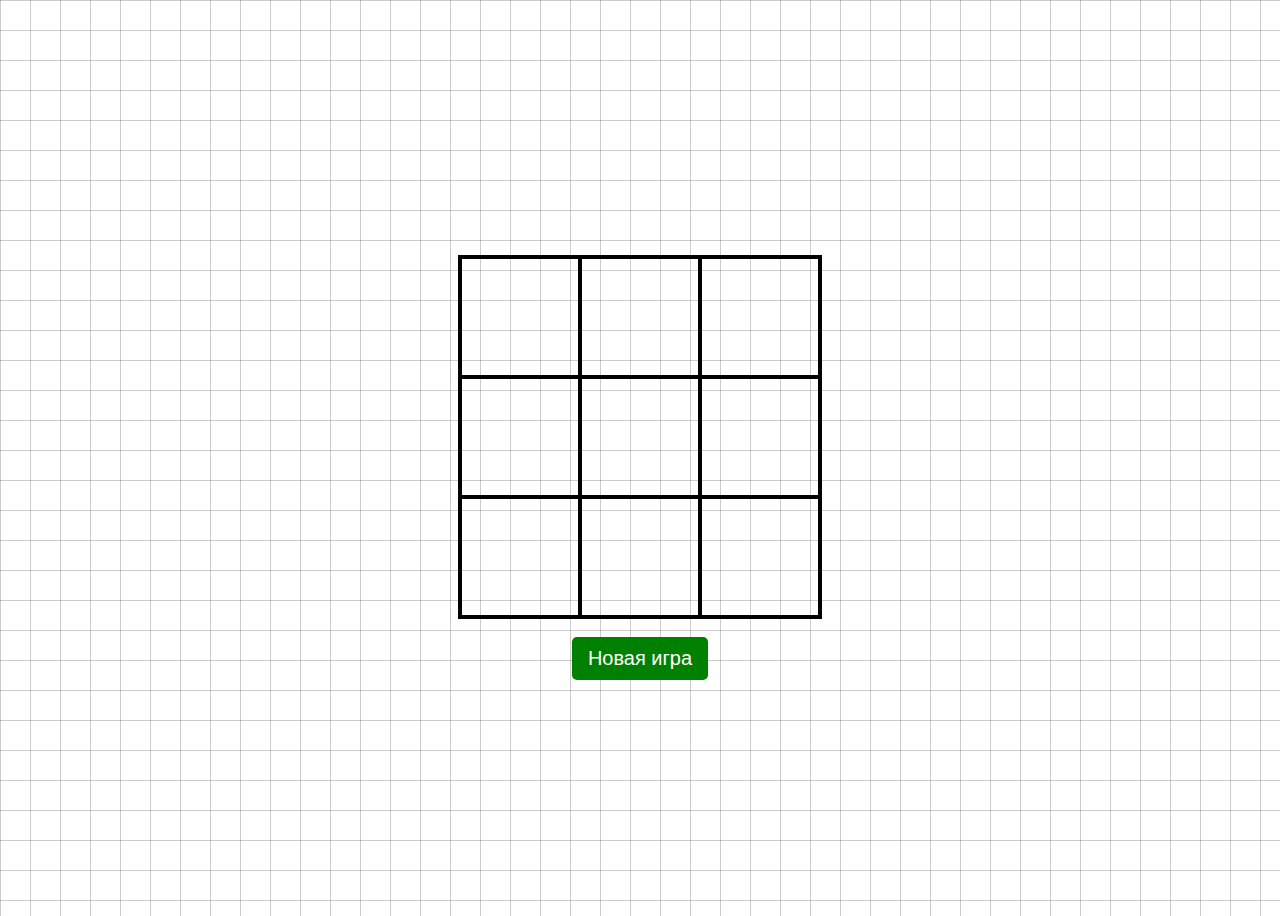
<file: Tic-Toc/index.html>
<!DOCTYPE html>
<html lang="en">
<head>
    <meta charset="UTF-8">
    <meta name="viewport" content="width=device-width, initial-scale=1.0">
    <title>Крестики-нолики</title>
    <link rel="stylesheet" href="style.css">
    
</head>
<body>
    <div class="res"></div>
    <div class="game">
        <div class="field"></div>
        <div class="field"></div>
        <div class="field"></div>
        <div class="field"></div>
        <div class="field"></div>
        <div class="field"></div>
        <div class="field"></div>
        <div class="field"></div>
        <div class="field"></div>
    </div>
    <button class="new-game">Новая игра</button>
</body>
<script> src = "index.js"</script>
</html>
</file>
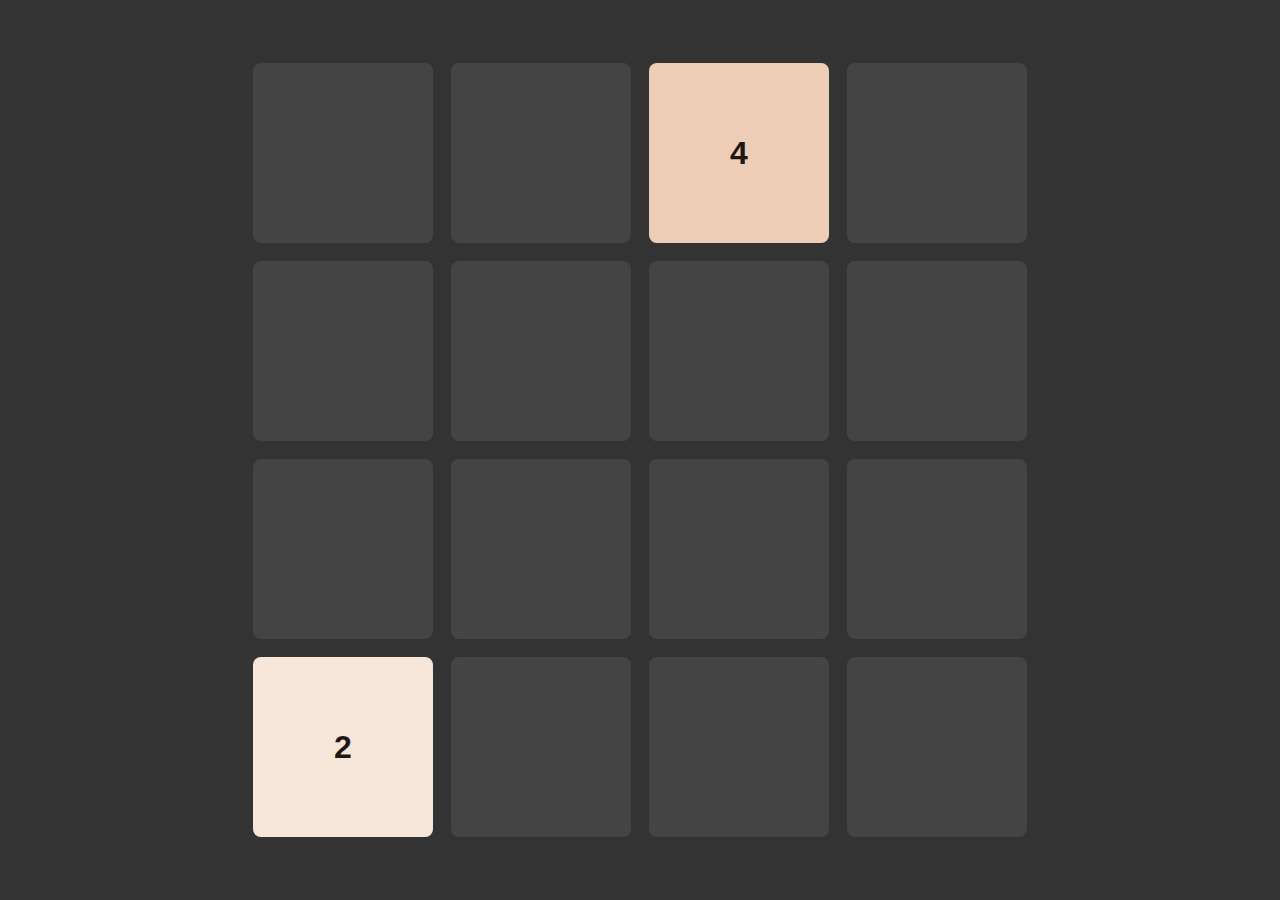
<file: лекция 2(итоговый вариант)/index.html>
<!DOCTYPE html>
<html lang="en">
<head>
    <meta charset="UTF-8">
    <!-- <meta http-equiv = "X-UA-Compatible" content="IE=edge"> -->
    <meta name="viewport" content="width=device-width, initial-scale=1.0">
    <link rel="stylesheet" href="style.css"> 
    <title>2048</title>
    
</head>
<body>
    <div class="game-board"> 
    </div>
    
</body>
<script defer src="app.js" type="module"></script>

</html>
</file>
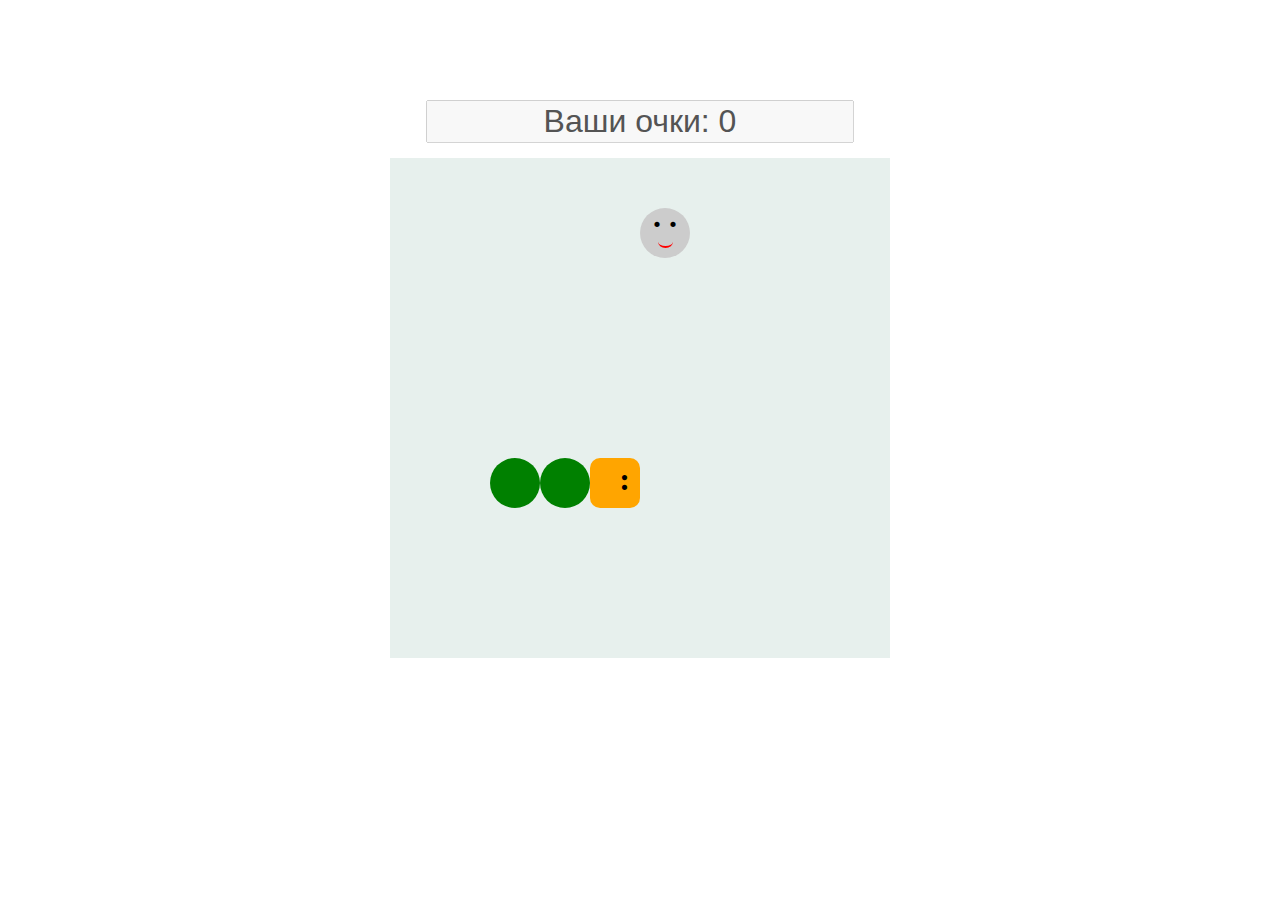
<file: лекция 5/index.html>
<!DOCTYPE html>
<html lang="en">
<head>
    <meta charset="UTF-8">
    <meta name="viewport" content="width=device-width, initial-scale=1.0">
    <title>Змейка</title>
    <link rel="stylesheet" href="style.css">
</head>
<body>
    
</body>
<!-- <script defer src="script.js"></script> -->
<script src="script.js"></script>
</html>
</file>
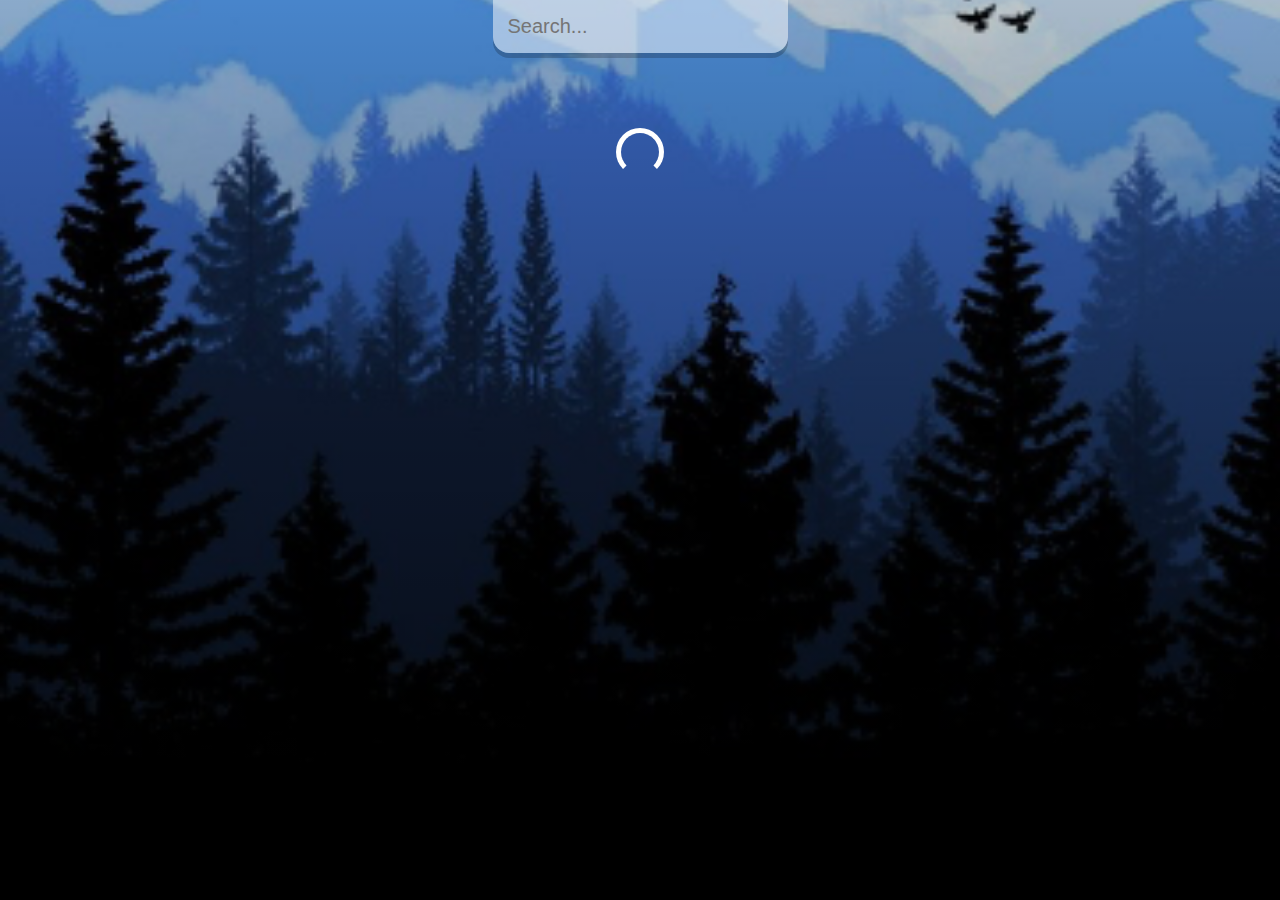
<file: лекция3/index.html>
<!DOCTYPE html>
<html lang="en">
<head>
    <meta charset="UTF-8">
    <meta name="viewport" content="width=device-width, initial-scale=1.0">
    <title>Weather</title>
    <link rel="stylesheet" href="style.css">
</head>
<body>
    <div class="app">
        <main> <!-- то же самое, что и див-->
            <div class="search-box">
                <input type="text" placeholder="Search..." class="searchbar">
            </div>
            <div class="location-container"></div>
        </main>
    </div>
</body>
<script defer src="./main.js"></script>
</html>
</file>
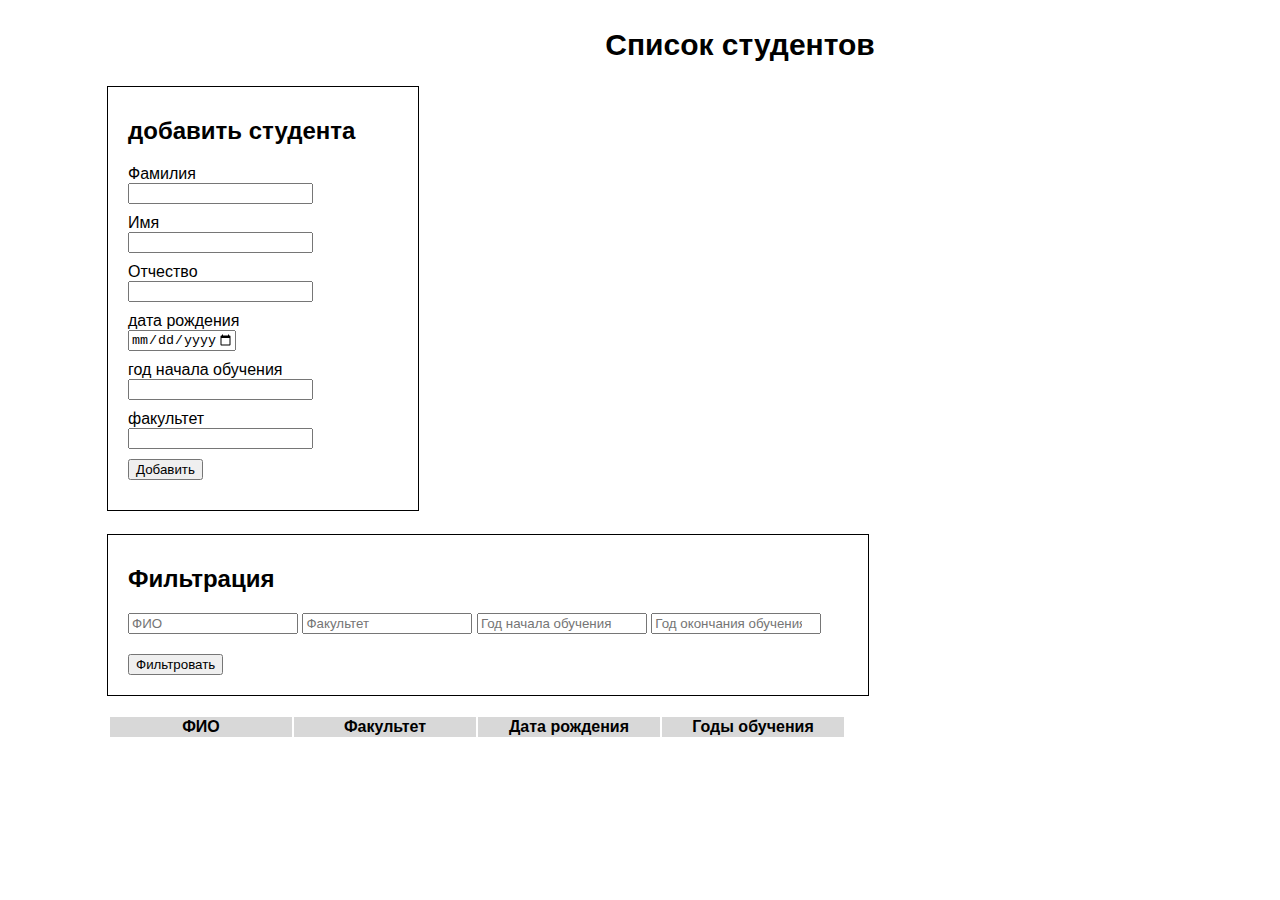
<file: практика 10/index.html>
<!DOCTYPE html>
<html lang="en">
<head>
    <meta charset="UTF-8">
    <meta name="viewport" content="width=device-width, initial-scale=1.0">
    <title>Список студентов</title>
    <link rel="stylesheet" href="style.css">
    <script defer src ="./main.js"></script> 

</head>
<body>
    <div class="container">
        <section class="header">
            <h1 class="header-title">Список студентов</h1>     
        </section>

        <section class="main">  
          <div class="form">
            <h2 class="form-title">добавить студента</h2>
            <div>
              <label for="">Фамилия</label>
              <input type="text" class="surnameInput" required>
            </div>
            <div>
              <label for="" >Имя</label>
              <input type="text" class="nameInput" required>
            </div>
            <div>
              <label for="">Отчество</label>
              <input type="text" class="fatherNameInput" required>
            </div>
            <div>
              <label for="">дата рождения</label>
              <input type="date" class="dateBirthInput" max="2023-11-01" min="1900-01-01" required>
            </div>
            <div>
              <label for="">год начала обучения</label>
              <input type="text" class="yearCommencementStudyInput" required>
            </div>
            <div>
              <label for="">факультет</label>
              <input type="text" class="facultyInput" required>
            </div>
            <button class="button">Добавить</button>
            
            <div class="errorSurname all-error"></div>
            <div class="errorName all-error"></div>
            <div class="errorFatherName all-error"></div>
            <div class="errorDateBirth all-error"></div>
            <div class="errorYearCommencementStudy all-error"></div>
            <div class="errorFaculty all-error"></div>
          </div>

          <div class="filter">
            <h2 class="filter-title">Фильтрация</h2>
            <input type="text" class="filter-intut filter-intut-fio" placeholder="ФИО">
            <input type="text" class="filter-intut filter-intut-fac" placeholder="Факультет">
            <input type="number" class="filter-intut filter-intut-begin-education" placeholder="Год начала обучения">
            <input type="number" class="filter-intut filter-intut-end-education" placeholder="Год окончания обучения">
            <button class="filter-btn"> Фильтровать</button>
          </div>

          <table style="text-align:center" id="my_table">
            <thead>
            <tr>
                <th id="fio" class="title">ФИО</th>
                <th id="fac" class="title">Факультет</th>
                <th id="bornded" class="title">Дата рождения</th>
                <th id="start_study" class="title">Годы обучения</th>
            </tr>
            </thead>
            <tbody id="table"></tbody>
            </table>

        </section>
    </div>
    
</body>
</html>
</file>
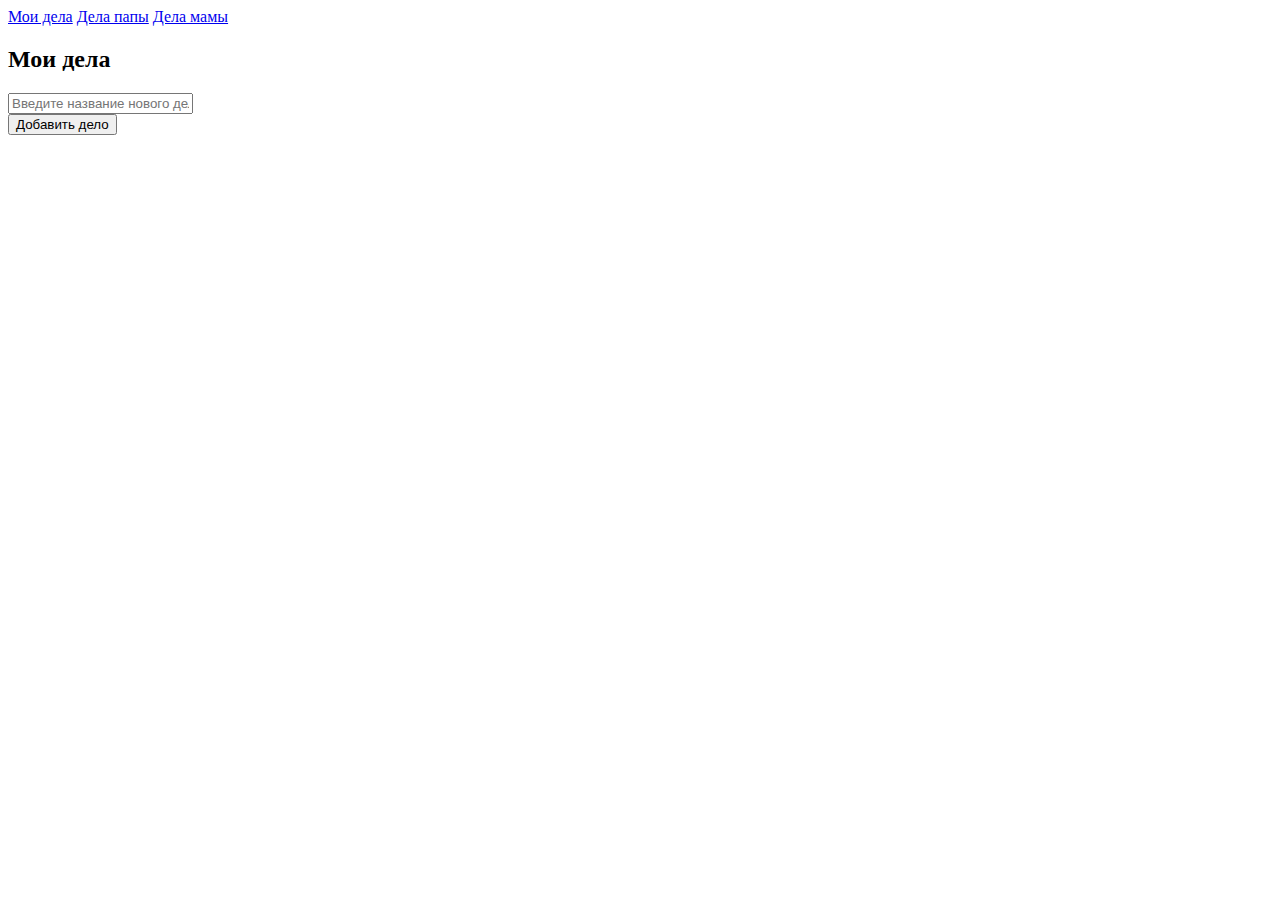
<file: практика 8/index.html>
<!DOCTYPE html>
<html lang="ru">
<head>
    <title>TODO</title>
    <meta charset="UTF-8">
    <meta name="viewport"
     content="width=device-width, initial-scale=1.0">

     <link rel="stylesheet"
      href="https://cdn.jsdelivr.net/npm/bootstrap@4.5.3/dist/css/bootstrap.min.css" 
      integrity="sha384-TX8t27EcRE3e/ihU7zmQxVncDAy5uIKz4rEkgIXeMed4M0jlfIDPvg6uqKI2xXr2" 
      crossorigin="anonymous">

    <script defer src ="./todo-app.js"></script> 
    <script>
        document.addEventListener('DOMContentLoaded', function(){
            createTodoApp(document.getElementById('todo-app'), 'Мои дела', 'my');
        })
    </script>   
</head>
<body>
    <div class="container mb-5">
        <nav class="nav">
            <a class="nav-link" href="index.html"> Мои дела</a>
            <a class="nav-link" href="dad.html">Дела папы</a>
            <a class="nav-link" href="mom.html">Дела мамы</a>

        </nav>

    </div>
    <div id="todo-app" class="container"></div>
    <!-- <div id="my-todos" class="container mb-5"></div> -->
    <!-- <div id="mom-todos" class="container mb-5"></div> -->
    <!-- <div id="dad-todos" class="container"></div> -->
    
</body>
<!-- <script src="main.js"></script> -->
</html>
</file>
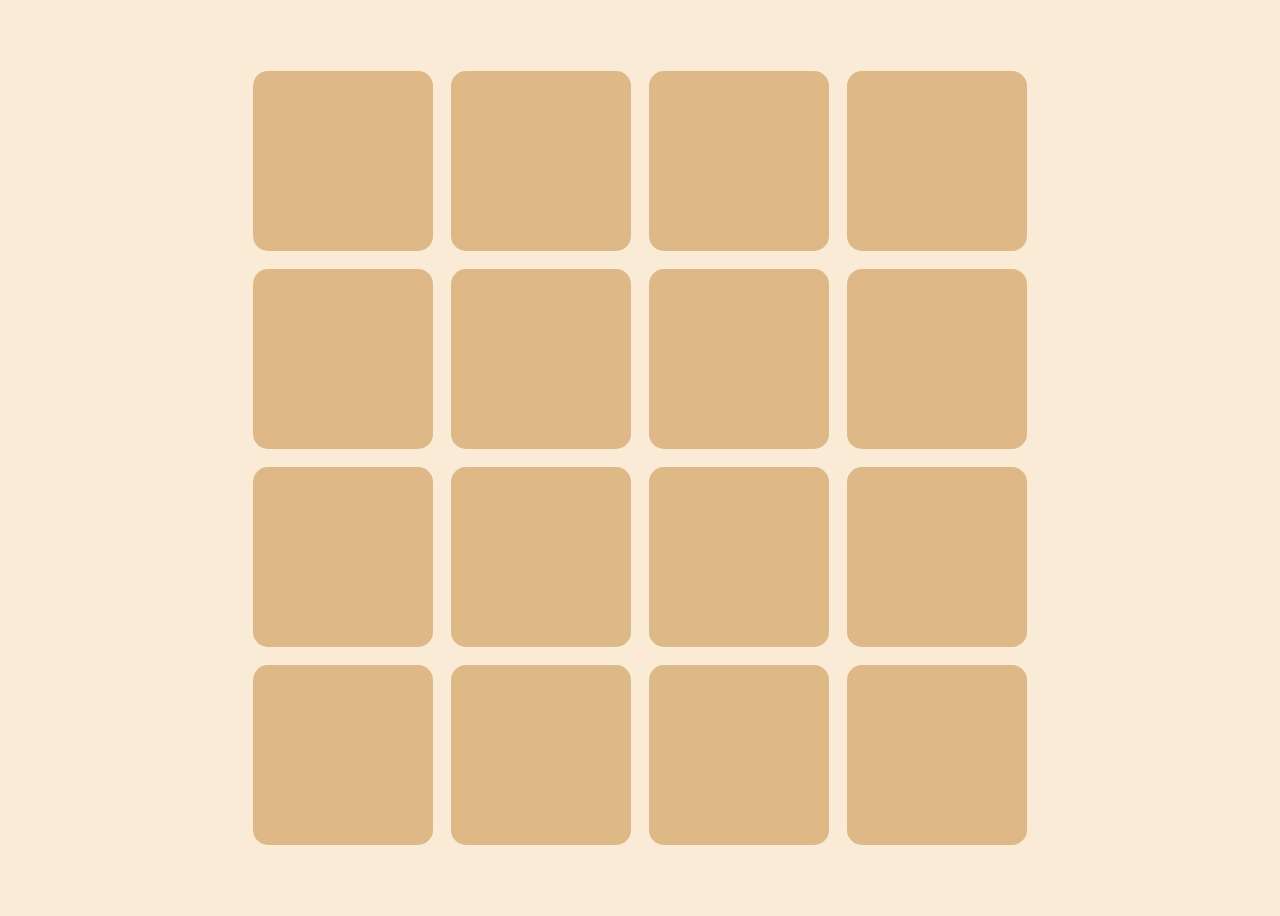
<file: практика 9/index.html>
<!DOCTYPE html>
<html lang="en">
<head>
    <meta charset="UTF-8">
    <meta name="viewport" content="width=device-width, initial-scale=1.0">
    <title>Игра в пары</title>
    <link rel="stylesheet" href="style.css">
    <script defer src="./main.js"></script>
</head>
<body>
    <div class="container"></div>     
</body>
</html>
</file>
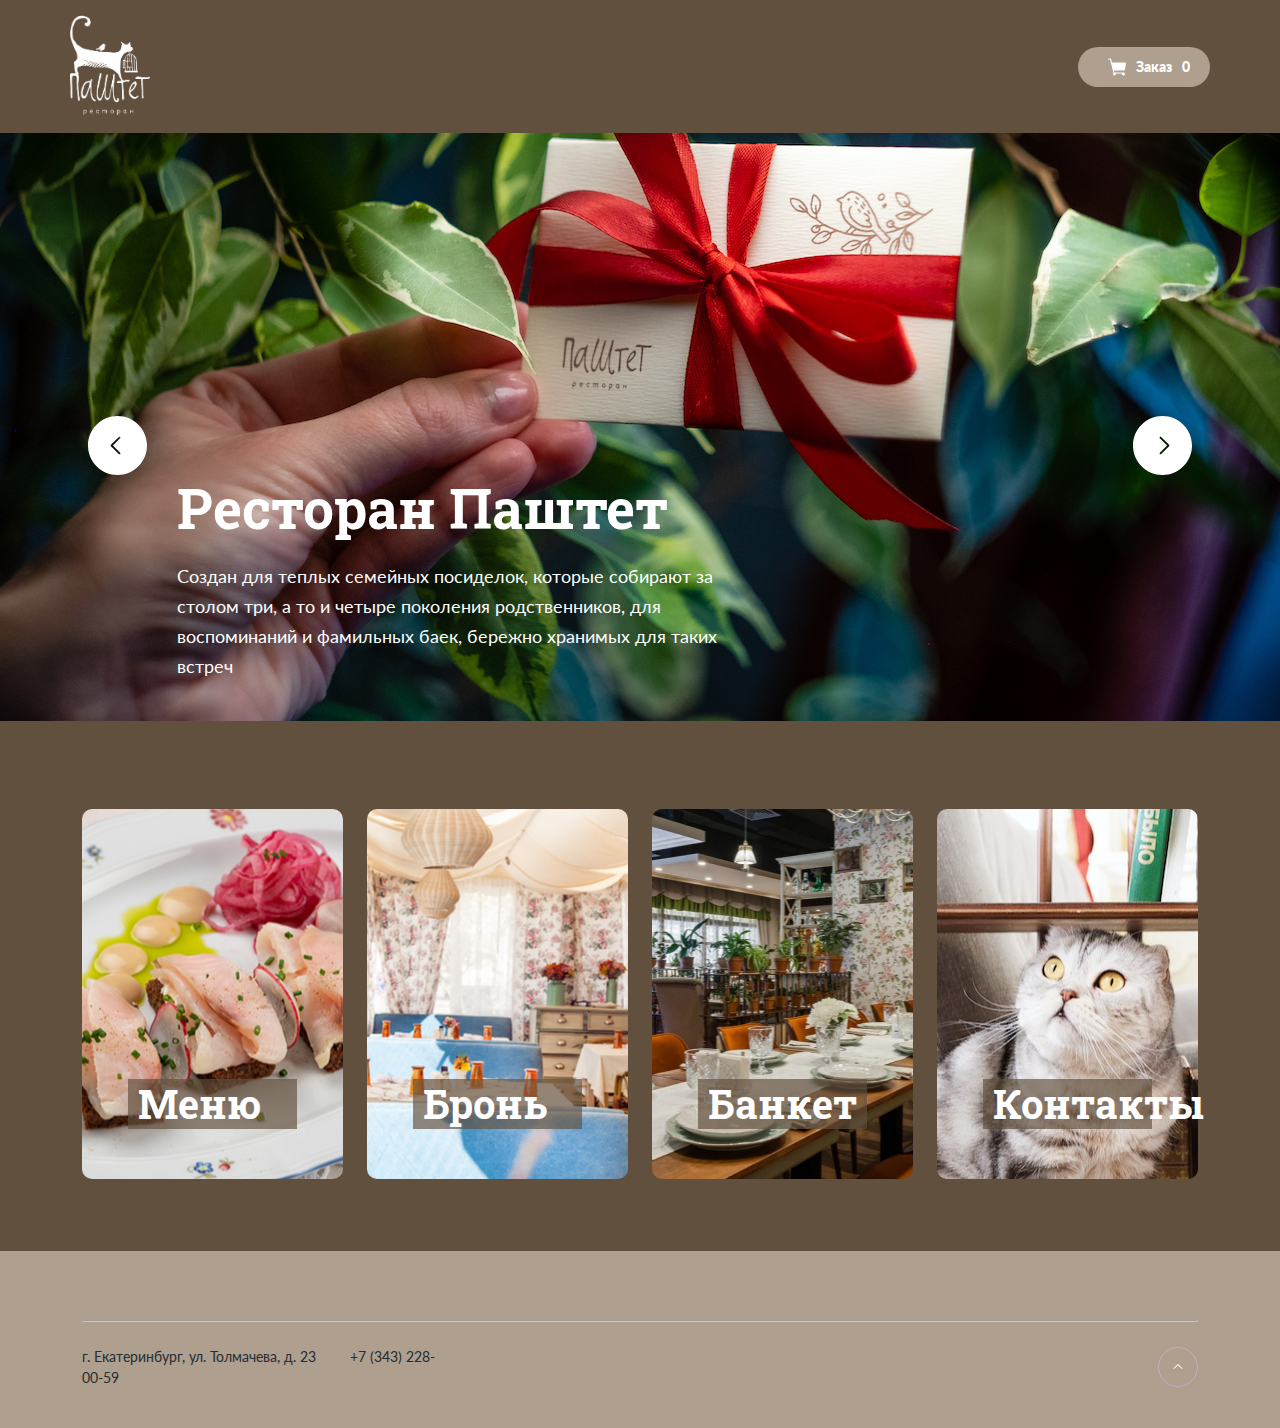
<file: проект JS(2.0)/index.html>
<!DOCTYPE html>
<html lang="en">
<head>
	<meta charset="UTF-8">
	<meta name="viewport" content="width=device-width, initial-scale=1.0">
	<title>Паштет</title>
	<link rel="preconnect" href="https://fonts.gstatic.com">
	<link rel="mask-icon" href="favicon/safari-pinned-tab.svg" color="#5bbad5">
	<meta name="msapplication-TileColor" content="#da532c">
	<meta name="theme-color" content="#ffffff">
	<link href="https://fonts.googleapis.com/css2?family=Lato:wght@400;900&display=swap" rel="stylesheet">
	<link href="https://fonts.googleapis.com/css2?family=Roboto+Slab:wght@700&display=swap" rel="stylesheet">
	<link rel="stylesheet" href="css/bootstrap-grid.min.css">
	<link rel="stylesheet" href="css/swiper-bundle.min.css"/>
	<link rel="stylesheet" href="css/style.css">
</head>

<body id="body">
	<header class="container header px-4 px-md-0">
		<div class="row justify-content-between align-items-center">
			<div class="col-lg-2 col-6">
				<a href="#" class="logo-link">
					<img width="128" src="img2/logo.png" alt="logo" class="logo-image">
				</a>
			</div>
			<div class="col-lg-2 col-6 d-flex justify-content-end">
				<button class="button button-cart">
					<img class="button-icon" src="img/cart.svg" alt="icon: cart">
					<span class="button-text">Заказ</span>
					<span class="button-text cart-count">0</span>
				</button>
			</div>
		</div>
	</header>
	<section class="slider swiper-container "> 
		<div class="swiper-wrapper">
			<section class="slide slide-1 swiper-slide">
				<div class="container">
					<div class="row">
						<div class="col-lg- col-10 offset-lg-1">
							<h2 class="slide-title">Ресторан Паштет</h2>
							<p class="slide-description">Создан для теплых семейных посиделок,
								 которые собирают за столом три, а то и четыре поколения родственников,
								  для воспоминаний и фамильных баек, бережно хранимых для таких встреч</p>
						</div>	
					</div>
				</div>
			</section>
			<section class="slide slide-2 swiper-slide">
				<div class="container">
					<div class="row">
						<div class="col-lg-4 col-10 offset-lg-1">
							<h2 class="slide-title">Просто вкусно</h2>
							<p class="slide-description">В "Паштете" любят фантазировать на тему русской еды и готовят ее очень разнообразно!</p>
						</div>
					</div>
				</div>
			</section>
			<section class="slide slide-3 swiper-slide">
				<div class="container">
					<div class="row">
						<div class="col-lg-6 col-10 offset-lg-1">
							<h2 class="slide-title slide-title3">Уютно как дома</h2>
							<p class="slide-description slide-description3">Свет сквозь тюлевые шторы, живые цветы и мебель цвета заварного крема - таков интерьер "Паштета"</p>
						</div>

					</div>
				</div>
			</section>
		</div>
		<div class="slider-nav">
			<div class="container">
				<div class="row justify-content-between">
					<div class="col-1">
						<button class="slider-button slider-button-prev">
							<img src="img/arrow-prev.svg" alt="icon: arrow-prev">
						</button>
					</div>
					<div class="col-1">
						<button class="slider-button slider-button-next">
							<img src="img/arrow-next.svg" alt="icon: arrow-prev">
						</button>
					</div>
				</div>
			</div>
		</div>
	</section>
	<section class="special-offers container pt-5 pb-4"> <!-- вот сюда блокировку -->
		<div class="row mb-4">
			<div class="col-xl-3">
				<div class="card card-1 mb-4 card-menu">
					<div class="card-block">
						<h3 class="card-title">Меню</h3>
					</div>
				</div>
			</div>
			<div class="col-xl-3">
				<div class="card card-2 mb-4">
					<div class="card-block">
						<h3 class="card-title">Бронь</h3>
					</div>
				</div>
			</div>
			<div class="col-xl-3">
				<div class="card card-3 mb-4">
					<div class="card-block">
						<h3 class="card-title">Банкет</h3>
					</div>
				</div>
			</div>
			<div class="col-xl-3">
				<div class="card card-4 mb-4">
					<div class="card-block">
						<h3 class="card-title">Контакты</h3>
					</div>
				</div>
			</div>
			
		</div>
	</section>
	<section class="long-goods blokirovka"> <!-- вот сюда блокировку -->
		<div class="container">
			<div class="row">
				<div class="col-lg-12 d-none d-lg-block">
					<nav class="menu-list-none">
						<ul class="navigation d-flex justify-content-around">
							<li class="navigation-item">
								<a href="#" class="navigation-link" >все меню</a>
							</li>
							<li class="navigation-item">
								<a href="#" class="navigation-link" data-field="category">салаты</a>
							</li>
							<li class="navigation-item">
								<a href="#" class="navigation-link" data-field="category">супы</a>
							</li>
							<li class="navigation-item">
								<a href="#" class="navigation-link" data-field="category">горячее из рыбы</a>
							</li>
							<li class="navigation-item">
								<a href="#" class="navigation-link" data-field="category">горячее из мяса</a>
							</li>
							<li class="navigation-item">
								<a href="#" class="navigation-link" data-field="category">десерты</a>
							</li>
							
	
						</ul>
					</nav>
				</div>
			</div>
			<div class="row align-items-center mb-4">
				<div class="col-12">
					<h2 class="section-title category-title"></h2>
				</div>
			</div>
			<div class="row long-goods-list">
				
			</div>
		</div>

	</section>
	
	<footer class="footer">
		<div class="container">
			<hr class="footer-line mt-4 mb-4">
			<div class="row justify-content-between">
				<div class="col-lg-4 col-sm-9">
					<span class="footer-text">г. Екатеринбург, ул. Толмачева, д. 23          </span>
					<span class="footer-text footer-tel">+7 (343) 228-00-59</span>
				</div>
				<div class="col-lg-2 col-sm-1 d-flex justify-content-end">
					<a href="#body" class="scroll-link top-link d-flex align-items-center">
						<img src="img/top.svg" alt="icon: arrow top">
					</a>
				</div>
			</div>
		</div>
	</footer>
	<div class="overlay" id="modal-cart">
		<div class="modal">
			<header class="modal-header">
				<h2 class="modal-title">Заказ</h2>
				<button class="modal-close">x</button>
			</header>
			<table class="cart-table">
				<colgroup>
					<col class="col-goods">
					<col class="col-price">
					<col class="col-minus">
					<col class="col-qty">
					<col class="col-plus">
					<col class="col-total-price">
					<col class="col-delete">
				</colgroup>
				<thead>
				<tr>
					<th>Позиции</th>
					<th>цена</th>
					<th colspan="3">кол-во</th>
					<th colspan="2">Итог</th>
				</tr>
				</thead>
				<tbody class="cart-table__goods">
					
				</tbody>
				<tfoot>
				<tr>
					<th colspan="5">Итог:</th>
					<th class="card-table__total" colspan="2"></th>
				</tr>

				</tfoot>
			</table>
			<form class="modal-form" action="">
				<input class="modal-input" type="text" placeholder="Имя" name="nameCustomer">
				<input class="modal-input" type="text" placeholder="Телефон" name="phoneCustomer">
				<button class="button cart-buy">
					<span class="button-text">Заказать</span>
				</button>
			</form>
		</div>
	</div>
	<script src="js/swiper-bundle.min.js"></script>
	<script src="js/main.js"></script>
</body>
</html>
</file>
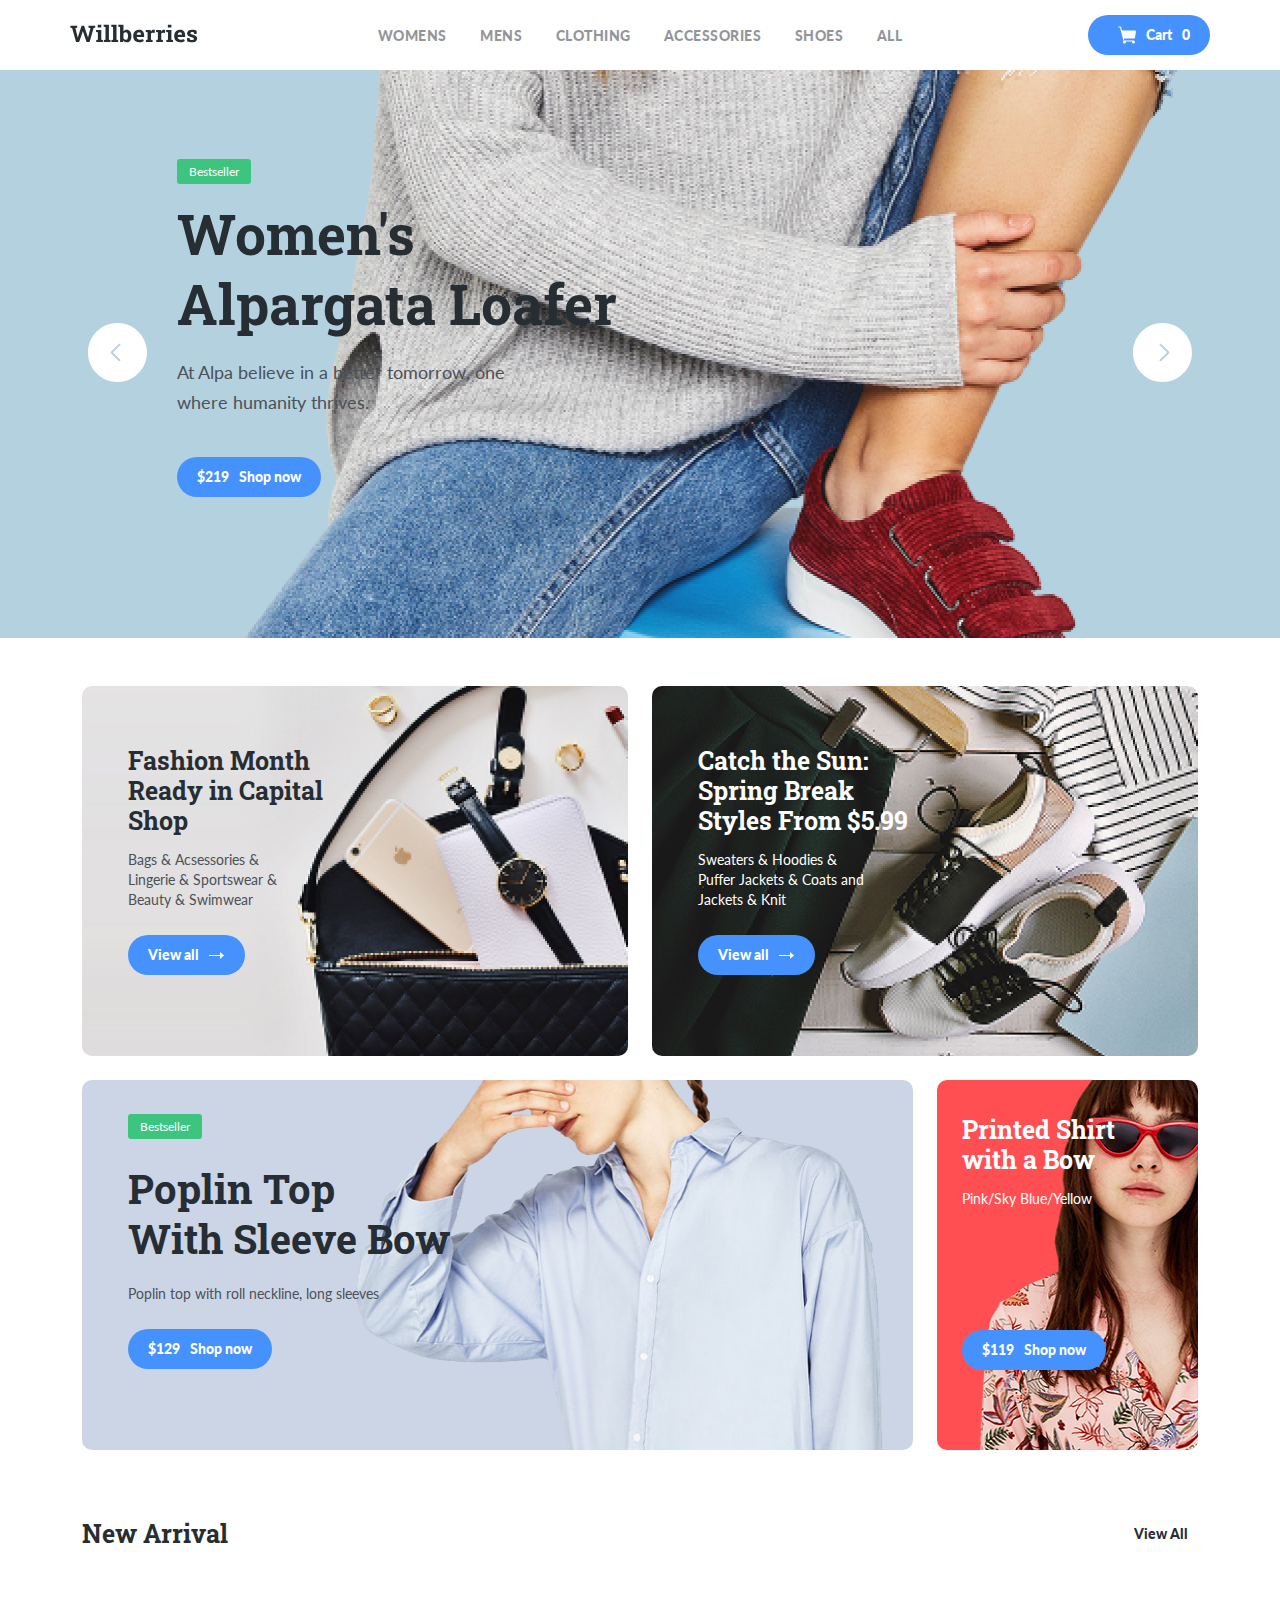
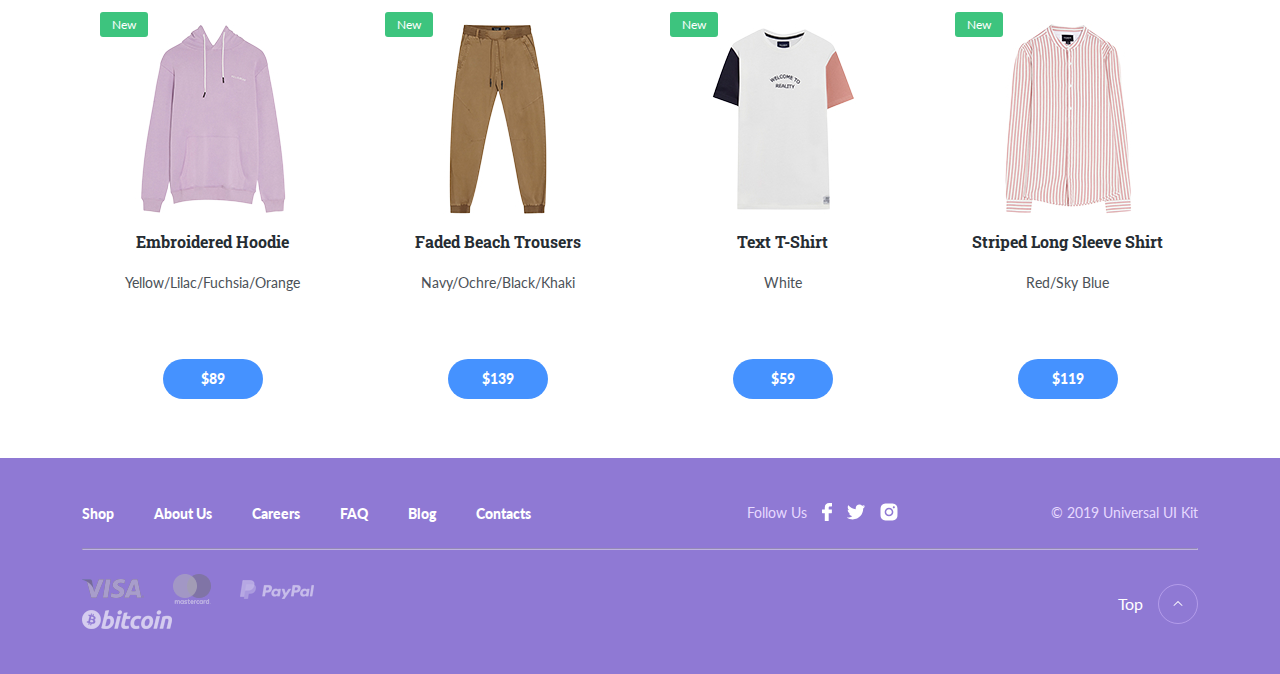
<file: лекция 4/wilberries-main/index.html>
<!DOCTYPE html>
<html lang="en">
<head>
	<meta charset="UTF-8">
	<meta name="viewport" content="width=device-width, initial-scale=1.0">
	<title>Willberries</title>
	<link rel="preconnect" href="https://fonts.gstatic.com">
	<link rel="apple-touch-icon" sizes="180x180" href="favicon/apple-touch-icon.png">
	<link rel="icon" type="image/png" sizes="32x32" href="favicon/favicon-32x32.png">
	<link rel="icon" type="image/png" sizes="16x16" href="favicon/favicon-16x16.png">
	<link rel="mask-icon" href="favicon/safari-pinned-tab.svg" color="#5bbad5">
	<meta name="msapplication-TileColor" content="#da532c">
	<meta name="theme-color" content="#ffffff">
	<link href="https://fonts.googleapis.com/css2?family=Lato:wght@400;900&display=swap" rel="stylesheet">
	<link href="https://fonts.googleapis.com/css2?family=Roboto+Slab:wght@700&display=swap" rel="stylesheet">
	<link rel="stylesheet" href="css/bootstrap-grid.min.css">
	<link rel="stylesheet" href="css/swiper-bundle.min.css"/>
	<link rel="stylesheet" href="css/style.css">
</head>
<!-- class="show-goods" -->
<body id="body">
	<header class="container header px-4 px-md-0">
		<div class="row justify-content-between align-items-center">
			<div class="col-lg-2 col-6">
				<a href="#" class="logo-link">
					<img width="128" src="img/logo.svg" alt="logo: Willberries" class="logo-image">
				</a>
			</div>
			<div class="col-lg-6 d-none d-lg-block">
				<nav>
					<ul class="navigation d-flex justify-content-around">
						<li class="navigation-item">
							<a href="#" class="navigation-link" data-field="gender">Womens</a>
						</li>
						<li class="navigation-item">
							<a href="#" class="navigation-link" data-field="gender">Mens</a>
						</li>
						<li class="navigation-item">
							<a href="#" class="navigation-link" data-field="category">Clothing</a>
						</li>
						<li class="navigation-item">
							<a href="#" class="navigation-link" data-field="category">Accessories</a>
						</li>
						<li class="navigation-item">
							<a href="#" class="navigation-link" data-field="category">Shoes</a>
						</li>
						<li class="navigation-item">
							<a href="#" class="navigation-link" >All</a>
						</li>

					</ul>
				</nav>
			</div>
			<div class="col-lg-2 col-6 d-flex justify-content-end">
				<button class="button button-cart">
					<img class="button-icon" src="img/cart.svg" alt="icon: cart">
					<span class="button-text">Cart</span>
					<span class="button-text cart-count">0</span>
				</button>
			</div>
		</div>
		<!-- /.row -->
	</header>
	<section class="slider swiper-container">
		<div class="swiper-wrapper">
			<section class="slide slide-1 swiper-slide">
				<div class="container">
					<div class="row">
						<div class="col-lg-4 col-10 offset-lg-1">
							<span class="label">Bestseller</span>
							<h2 class="slide-title">Women's Alpargata Loafer</h2>
							<p class="slide-description">At Alpa believe in a better tomorrow, one where humanity thrives.</p>
							<button class="button add-to-cart" data-id="003">
								<span class="button-price">$219</span>
								<span class="button-text">Shop now</span>
							</button>
						</div>
						<!-- /.col-4 offset-lg-1 -->
					</div>
					<!-- /.row -->
				</div>
				<!-- /.container -->
			</section>
			<section class="slide slide-1 swiper-slide">
				<div class="container">
					<div class="row">
						<div class="col-lg-4 col-10 offset-lg-1">
							<span class="label">New</span>
							<h2 class="slide-title">Text T-Shirt</h2>
							<p class="slide-description">Women’s pearl basic knit sweater with a round neck. Available in several colours. Free shipping to stores.</p>
							<button class="button add-to-cart" data-id="004">
								<span class="button-price">$119</span>
								<span class="button-text">Shop now</span>
							</button>
						</div>
						<!-- /.col-4 offset-lg-1 -->
					</div>
					<!-- /.row -->
				</div>
				<!-- /.container -->
			</section>
			<section class="slide slide-1 swiper-slide">
				<div class="container">
					<div class="row">
						<div class="col-lg-4 col-10 offset-lg-1">
							<span class="label">Bestseller</span>
							<h2 class="slide-title">Sweater Choker Neck</h2>
							<p class="slide-description">Women’s pearl basic knit sweater with a round neck. Available in several colours. Free shipping to stores.</p>
							<button class="button add-to-cart" data-id="005">
								<span class="button-price">$319</span>
								<span class="button-text">Shop now</span>
							</button>
						</div>
						<!-- /.col-4 offset-lg-1 -->
					</div>
					<!-- /.row -->
				</div>
				<!-- /.container -->
			</section>
		</div>
		<!-- /.swiper-wrapper -->
		<div class="slider-nav">
			<div class="container">
				<div class="row justify-content-between">
					<div class="col-1">
						<button class="slider-button slider-button-prev">
							<img src="img/arrow-prev.svg" alt="icon: arrow-prev">
						</button>
					</div>
					<!-- /.col-1 -->
					<div class="col-1">
						<button class="slider-button slider-button-next">
							<img src="img/arrow-next.svg" alt="icon: arrow-prev">
						</button>
					</div>
					<!-- /.col-1 -->
				</div>
				<!-- /.row -->
			</div>
			<!-- /.container -->
		</div>
		<!-- /.slider-nav -->
	</section>
	<!-- /.slider -->
	<section class="special-offers container pt-5 pb-4">
		<div class="row mb-4">
			<div class="col-xl-6">
				<div class="card card-1 mb-4">
					<h3 class="card-title">Fashion Month Ready in Capital Shop</h3>
					<p class="card-text">Bags & Acsessories & Lingerie & Sportswear & Beauty & Swimwear</p>
					<button class="button">
						<span class="button-text">View all</span>
						<img src="img/arrow.svg" alt="icon: arrow" class="button-icon">
					</button>
				</div>
				<!-- /.card -->
			</div>
			<!-- /.col-6 -->
			<div class="col-xl-6">
				<div class="card card-2 mb-4">
					<h3 class="card-title text-light">Catch the Sun: Spring Break Styles From $5.99</h3>
					<p class="card-text text-light">Sweaters & Hoodies & Puffer Jackets & Coats and Jackets & Knit</p>
					<button class="button">
						<span class="button-text">View all</span>
						<img src="img/arrow.svg" alt="icon: arrow" class="button-icon">
					</button>
				</div>
				<!-- /.card -->
			</div>
			<!-- /.col-6 -->
			<div class="col-xl-9 col-lg-6 mb-4">
				<div class="card card-3">
					<span class="label">Bestseller</span>
					<h3 class="card-title large">Poplin Top <br>With Sleeve Bow</h3>
					<p class="card-text large">Poplin top with roll neckline, long sleeves</p>
					<button class="button add-to-cart" data-id="002">
						<span class="button-price">$129</span>
						<span class="button-text">Shop now</span>
					</button>
				</div>
				<!-- /.card -->
			</div>
			<!-- /.col-9 -->
			<div class="col-xl-3 col-lg-6">
				<div class="card card-4">
					<h3 class="card-title text-light mw-160">Printed Shirt with a Bow</h3>
					<p class="card-text text-light">Pink/Sky Blue/Yellow</p>
					<button class="button add-to-cart button-four" data-id="009">
						<span class="button-price">$119</span>
						<span class="button-text">Shop now</span>
					</button>
				</div>
				<!-- /.card -->
			</div>
			<!-- /.col-3 -->
		</div>
		<!-- /.row -->
		<div class="row align-items-center mb-4">
			<div class="col-9">
				<h2 class="section-title">New Arrival</h2>
			</div>
			<!-- /.col-9 -->
			<div class="col-3 d-flex justify-content-end">
				<a href="#" class="more">View All</a>
			</div>
			<!-- /.col-3 -->
		</div>
		<!-- /.row -->
		<div class="short-goods row">
			<div class="col-lg-3 col-sm-6">
				<div class="goods-card">
					<span class="label">New</span>
					<!-- /.label --><img src="img/image-119.jpg" alt="image: Hoodie" class="goods-image">
					<h3 class="goods-title">Embroidered Hoodie</h3>
					<!-- /.goods-title -->
					<p class="goods-description">Yellow/Lilac/Fuchsia/Orange</p>
					<!-- /.goods-description -->
					<!-- /.goods-price -->
					<button class="button goods-card-btn add-to-cart" data-id="012">
						<span class="button-price">$89</span>
					</button>
				</div>
				<!-- /.goods-card -->
			</div>
			<!-- /.col-3 -->
			<div class="col-lg-3 col-sm-6">
				<div class="goods-card">
					<span class="label">New</span>
					<!-- /.label --><img src="img/image-120.jpg" alt="image: Faded Beach Trousers" class="goods-image">
					<h3 class="goods-title">Faded Beach Trousers</h3>
					<!-- /.goods-title -->
					<p class="goods-description">Navy/Ochre/Black/Khaki</p>
					<!-- /.goods-description -->
					<button class="button goods-card-btn add-to-cart" data-id="011">
						<span class="button-price">$139</span>
					</button>
					<!-- /.goods-price -->
				</div>
				<!-- /.goods-card -->
			</div>
			<!-- /.col-3 -->
			<div class="col-lg-3 col-sm-6">
				<div class="goods-card">
					<span class="label">New</span>
					<!-- /.label --><img src="img/image-121.jpg" alt="image: Text T-Shirt" class="goods-image">
					<h3 class="goods-title">Text T-Shirt</h3>
					<!-- /.goods-title -->
					<p class="goods-description">White</p>
					<!-- /.goods-description -->
					<button class="button goods-card-btn add-to-cart" data-id="010">
						<span class="button-price">$59</span>
					</button>
					<!-- /.goods-price -->
				</div>
				<!-- /.goods-card -->
			</div>
			<!-- /.col-3 -->
			<div class="col-lg-3 col-sm-6">
				<div class="goods-card">
					<span class="label">New</span>
					<!-- /.label --><img src="img/image-122.jpg" alt="image: Striped Long Sleeve Shirt" class="goods-image">
					<h3 class="goods-title">Striped Long Sleeve Shirt</h3>
					<!-- /.goods-title -->
					<p class="goods-description">Red/Sky Blue</p>
					<!-- /.goods-description -->
					<button class="button goods-card-btn add-to-cart" data-id="001">
						<span class="button-price">$119</span>
					</button>
					<!-- /.goods-price -->
				</div>
				<!-- /.goods-card -->
			</div>
			<!-- /.col-3 -->
		</div>
		<!-- /.row -->
	</section>
	<!-- /.container -->
	<section class="long-goods">
		<div class="container">
			<div class="row align-items-center mb-4">
				<div class="col-12">
					<h2 class="section-title">Category</h2>
				</div>
				<!-- /.col-12 -->
			</div>
			<div class="row long-goods-list">
				<div class="col-lg-3 col-sm-6">
					<div class="goods-card">
						<span class="label">New</span>
						<!-- /.label --><img src="img/image-119.jpg" alt="image: Hoodie" class="goods-image">
						<h3 class="goods-title">Embroidered Hoodie</h3>
						<!-- /.goods-title -->
						<p class="goods-description">Yellow/Lilac/Fuchsia/Orange</p>
						<!-- /.goods-description -->
						<!-- /.goods-price -->
						<button class="button goods-card-btn add-to-cart" data-id="007">
							<span class="button-price">$89</span>
						</button>
					</div>
					<!-- /.goods-card -->
				</div>
				<!-- /.col-3 -->
				<div class="col-lg-3 col-sm-6">
					<div class="goods-card">
						<span class="label">New</span>
						<!-- /.label --><img src="img/image-120.jpg" alt="image: Faded Beach Trousers" class="goods-image">
						<h3 class="goods-title">Faded Beach Trousers</h3>
						<!-- /.goods-title -->
						<p class="goods-description">Navy/Ochre/Black/Khaki</p>
						<!-- /.goods-description -->
						<button class="button goods-card-btn add-to-cart" data-id="007">
							<span class="button-price">$139</span>
						</button>
						<!-- /.goods-price -->
					</div>
					<!-- /.goods-card -->
				</div>
				<!-- /.col-3 -->
				<div class="col-lg-3 col-sm-6">
					<div class="goods-card">
						<span class="label">New</span>
						<!-- /.label --><img src="img/image-121.jpg" alt="image: Text T-Shirt" class="goods-image">
						<h3 class="goods-title">Text T-Shirt</h3>
						<!-- /.goods-title -->
						<p class="goods-description">White</p>
						<!-- /.goods-description -->
						<button class="button goods-card-btn add-to-cart" data-id="007">
							<span class="button-price">$59</span>
						</button>
						<!-- /.goods-price -->
					</div>
					<!-- /.goods-card -->
				</div>
				<!-- /.col-3 -->
				<div class="col-lg-3 col-sm-6">
					<div class="goods-card">
						<span class="label">New</span>
						<!-- /.label --><img src="img/image-122.jpg" alt="image: Striped Long Sleeve Shirt" class="goods-image">
						<h3 class="goods-title">Striped Long Sleeve Shirt</h3>
						<!-- /.goods-title -->
						<p class="goods-description">Red/Sky Blue</p>
						<!-- /.goods-description -->
						<button class="button goods-card-btn add-to-cart" data-id="001">
							<span class="button-price">$119</span>
						</button>
						<!-- /.goods-price -->
					</div>
					<!-- /.goods-card -->
				</div>
				<!-- /.col-3 -->
				<div class="col-lg-3 col-sm-6">
					<div class="goods-card">
						<span class="label">New</span>
						<!-- /.label --><img src="img/image-119.jpg" alt="image: Hoodie" class="goods-image">
						<h3 class="goods-title">Embroidered Hoodie</h3>
						<!-- /.goods-title -->
						<p class="goods-description">Yellow/Lilac/Fuchsia/Orange</p>
						<!-- /.goods-description -->
						<!-- /.goods-price -->
						<button class="button goods-card-btn add-to-cart" data-id="007">
							<span class="button-price">$89</span>
						</button>
					</div>
					<!-- /.goods-card -->
				</div>
				<!-- /.col-3 -->
				<div class="col-lg-3 col-sm-6">
					<div class="goods-card">
						<span class="label">New</span>
						<!-- /.label --><img src="img/image-120.jpg" alt="image: Faded Beach Trousers" class="goods-image">
						<h3 class="goods-title">Faded Beach Trousers</h3>
						<!-- /.goods-title -->
						<p class="goods-description">Navy/Ochre/Black/Khaki</p>
						<!-- /.goods-description -->
						<button class="button goods-card-btn add-to-cart" data-id="007">
							<span class="button-price">$139</span>
						</button>
						<!-- /.goods-price -->
					</div>
					<!-- /.goods-card -->
				</div>
				<!-- /.col-3 -->
				<div class="col-lg-3 col-sm-6">
					<div class="goods-card">
						<span class="label">New</span>
						<!-- /.label --><img src="img/image-121.jpg" alt="image: Text T-Shirt" class="goods-image">
						<h3 class="goods-title">Text T-Shirt</h3>
						<!-- /.goods-title -->
						<p class="goods-description">White</p>
						<!-- /.goods-description -->
						<button class="button goods-card-btn add-to-cart" data-id="007">
							<span class="button-price">$59</span>
						</button>
						<!-- /.goods-price -->
					</div>
					<!-- /.goods-card -->
				</div>
				<!-- /.col-3 -->
				<div class="col-lg-3 col-sm-6">
					<div class="goods-card">
						<span class="label">New</span>
						<!-- /.label --><img src="img/image-122.jpg" alt="image: Striped Long Sleeve Shirt" class="goods-image">
						<h3 class="goods-title">Striped Long Sleeve Shirt</h3>
						<!-- /.goods-title -->
						<p class="goods-description">Red/Sky Blue</p>
						<!-- /.goods-description -->
						<button class="button goods-card-btn add-to-cart" data-id="001">
							<span class="button-price">$119</span>
						</button>
						<!-- /.goods-price -->
					</div>
					<!-- /.goods-card -->
				</div>
				<!-- /.col-3 -->
				<div class="col-lg-3 col-sm-6">
					<div class="goods-card">
						<span class="label">New</span>
						<!-- /.label --><img src="img/image-119.jpg" alt="image: Hoodie" class="goods-image">
						<h3 class="goods-title">Embroidered Hoodie</h3>
						<!-- /.goods-title -->
						<p class="goods-description">Yellow/Lilac/Fuchsia/Orange</p>
						<!-- /.goods-description -->
						<!-- /.goods-price -->
						<button class="button goods-card-btn add-to-cart" data-id="007">
							<span class="button-price">$89</span>
						</button>
					</div>
					<!-- /.goods-card -->
				</div>
				<!-- /.col-3 -->
				<div class="col-lg-3 col-sm-6">
					<div class="goods-card">
						<span class="label">New</span>
						<!-- /.label --><img src="img/image-120.jpg" alt="image: Faded Beach Trousers" class="goods-image">
						<h3 class="goods-title">Faded Beach Trousers</h3>
						<!-- /.goods-title -->
						<p class="goods-description">Navy/Ochre/Black/Khaki</p>
						<!-- /.goods-description -->
						<button class="button goods-card-btn add-to-cart" data-id="007">
							<span class="button-price">$139</span>
						</button>
						<!-- /.goods-price -->
					</div>
					<!-- /.goods-card -->
				</div>
				<!-- /.col-3 -->
				<div class="col-lg-3 col-sm-6">
					<div class="goods-card">
						<span class="label">New</span>
						<!-- /.label --><img src="img/image-121.jpg" alt="image: Text T-Shirt" class="goods-image">
						<h3 class="goods-title">Text T-Shirt</h3>
						<!-- /.goods-title -->
						<p class="goods-description">White</p>
						<!-- /.goods-description -->
						<button class="button goods-card-btn add-to-cart" data-id="007">
							<span class="button-price">$59</span>
						</button>
						<!-- /.goods-price -->
					</div>
					<!-- /.goods-card -->
				</div>
				<!-- /.col-3 -->
				<div class="col-lg-3 col-sm-6">
					<div class="goods-card">
						<span class="label">New</span>
						<!-- /.label --><img src="img/image-122.jpg" alt="image: Striped Long Sleeve Shirt" class="goods-image">
						<h3 class="goods-title">Striped Long Sleeve Shirt</h3>
						<!-- /.goods-title -->
						<p class="goods-description">Red/Sky Blue</p>
						<!-- /.goods-description -->
						<button class="button goods-card-btn add-to-cart" data-id="001">
							<span class="button-price">$119</span>
						</button>
						<!-- /.goods-price -->
					</div>
					<!-- /.goods-card -->
				</div>
				<!-- /.col-3 -->
			</div>
		</div>

	</section>
	<footer class="footer">
		<div class="container">
			<div class="row">
				<div class="col-xl-7 mb-4 mb-xl-0">
					<nav>
						<ul class="footer-menu d-sm-flex">
							<li class="footer-menu-item"><a href="#" class="footer-menu-link">Shop</a></li>
							<li class="footer-menu-item"><a href="#" class="footer-menu-link">About Us</a></li>
							<li class="footer-menu-item"><a href="#" class="footer-menu-link">Careers</a></li>
							<li class="footer-menu-item"><a href="#" class="footer-menu-link">FAQ </a></li>
							<li class="footer-menu-item"><a href="#" class="footer-menu-link">Blog</a></li>
							<li class="footer-menu-item"><a href="#" class="footer-menu-link">Contacts</a></li>
						</ul>
					</nav>
				</div>
				<!-- /.col-7 -->
				<div class="col-lg-3 d-flex align-items-center">
					<span class="footer-text">Follow Us</span>
					<span class="footer-social d-inline-flex align-items-center">
            <a href="#" class="social-link">
              <img src="img/Facebook.svg" alt="Facebook">
            </a>
            <a href="#" class="social-link">
              <img src="img/Twitter.svg" alt="Twitter">
            </a>
            <a href="#" class="social-link">
              <img src="img/Instagram.svg" alt="Instagram">
            </a>
          </span>
				</div>
				<!-- /.col-3 -->
				<div class="col-xl-2 col-lg-3 d-flex justify-content-lg-end mt-4 mt-lg-0">
					<span class="footer-text">© 2019 Universal UI Kit</span>
				</div>
				<!-- /.col-2 -->
			</div>
			<!-- /.row -->
			<hr class="footer-line mt-4 mb-4">
			<div class="row justify-content-between">
				<div class="col-lg-4 col-sm-9">
					<img class="payment-logo" src="img/visa.png" alt="visa logo">
					<img class="payment-logo" src="img/master-card.png" alt="master card logo">
					<img class="payment-logo" src="img/paypal.png" alt="paypal logo ">
					<img class="payment-logo" src="img/bitcoin.png" alt="bitcoin logo">
				</div>
				<!-- /.col-4 -->
				<div class="col-lg-2 col-sm-1 d-flex justify-content-end">
					<a href="#body" class="scroll-link top-link d-flex align-items-center">
						<span class="top-link-text">Top</span>
						<img src="img/top.svg" alt="icon: arrow top">
					</a>
				</div>
				<!-- /.col-2 -->
			</div>
			<!-- /.row -->
		</div>
		<!-- /.container -->
	</footer>
	<div class="overlay" id="modal-cart">
		<div class="modal">
			<header class="modal-header">
				<h2 class="modal-title">Cart</h2>
				<button class="modal-close">x</button>
			</header>
			<table class="cart-table">
				<colgroup>
					<col class="col-goods">
					<col class="col-price">
					<col class="col-minus">
					<col class="col-qty">
					<col class="col-plus">
					<col class="col-total-price">
					<col class="col-delete">
				</colgroup>
				<thead>
				<tr>
					<th>Good(s)</th>
					<th>Price</th>
					<th colspan="3">Qty.</th>
					<th colspan="2">Total</th>
				</tr>
				</thead>
				<tbody class="cart-table__goods">
					<!-- <tr class="cart-item" data-id = "003">
						<td>Sweater</td>
						<td>250$</td>
						<td><button class="cart-btn-minus">-</button></td>
						<td>2</td>
						<td><button class="cart-btn-plus">+</button></td>
						<td>500$</td>
						<td><button class="cart-btn-delete">x</button></td>

					</tr> -->
				



				</tbody>
				<tfoot>
				<tr>
					<th colspan="5">Total:</th>
					<th class="card-table__total" colspan="2"></th>
				</tr>

				</tfoot>
			</table>
			<form class="modal-form" action="">
				<input class="modal-input" type="text" placeholder="Имя" name="nameCustomer">
				<input class="modal-input" type="text" placeholder="Телефон" name="phoneCustomer">
				<button class="button cart-buy">
					<span class="button-text">Checkout</span>
				</button>
			</form>
		</div>
	</div>
	<script src="js/swiper-bundle.min.js"></script>
	<script src="js/main.js"></script>
</body>
</html>
</file>
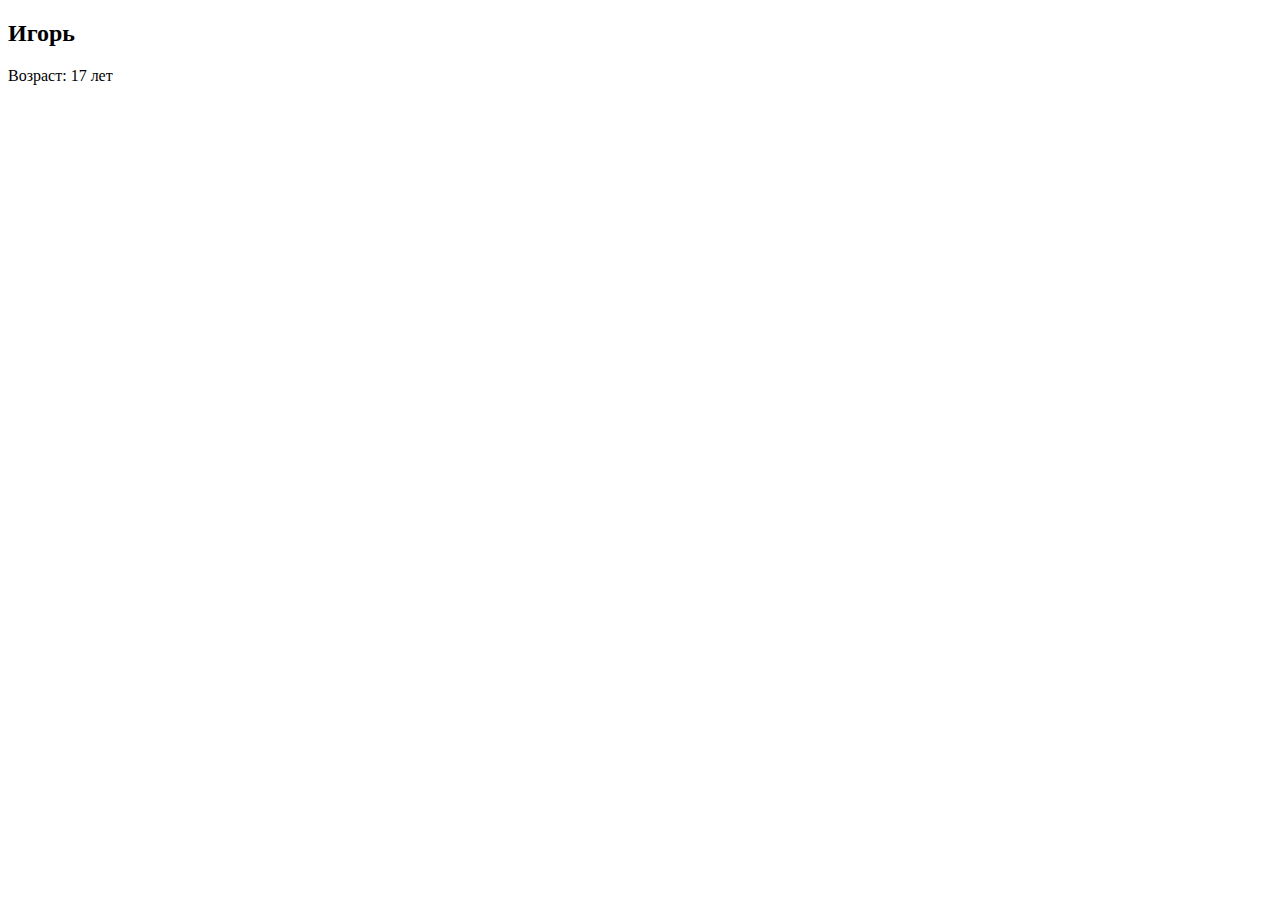
<file: 7.7 Практическая работа/task_1.html>
<!DOCTYPE html>
<html lang="en">
<head>
    <meta charset="UTF-8">
    <meta name="viewport" content="width=device-width, initial-scale=1.0">
    <title>Document</title>
</head>
<body>
    
</body>
<script src="task_1.js"></script>
</html>
</file>
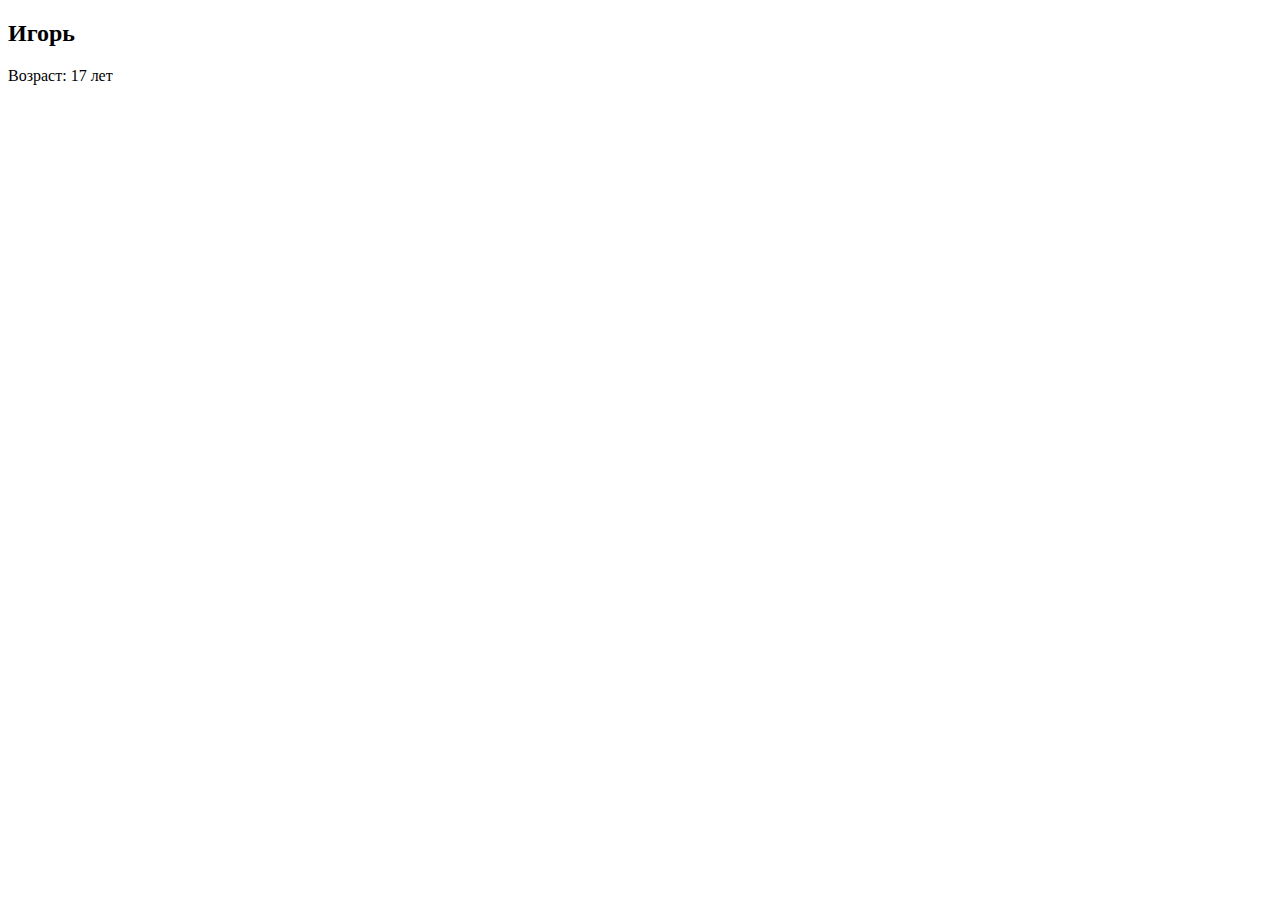
<file: 7.7 Практическая работа/task_2.html>
<!DOCTYPE html>
<html lang="en">
<head>
    <meta charset="UTF-8">
    <meta name="viewport" content="width=device-width, initial-scale=1.0">
    <title>Document</title>
</head>
<body>
    
</body>
<script src="task_2.js"></script>
</html>
</file>
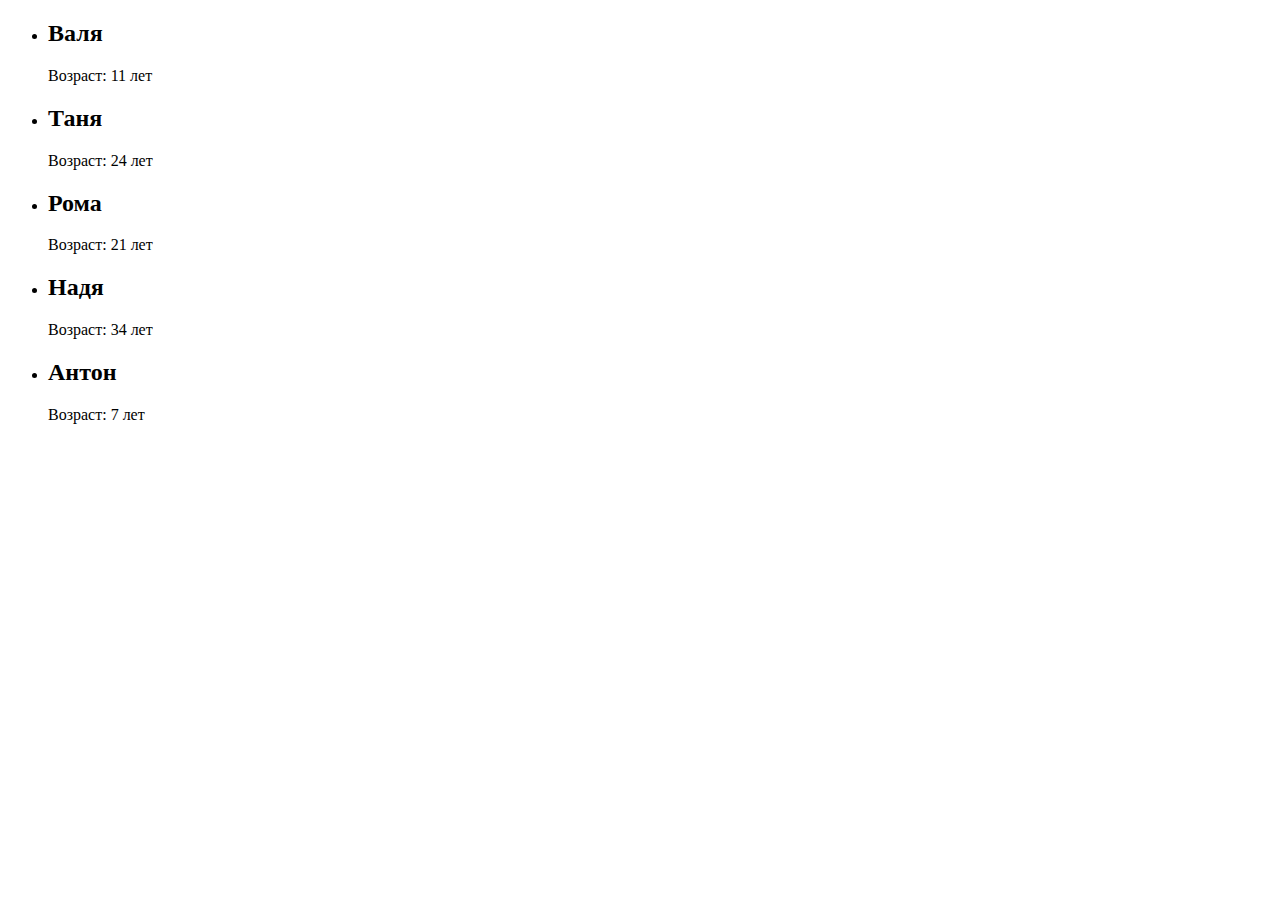
<file: 7.7 Практическая работа/task_3.html>
<!DOCTYPE html>
<html lang="en">
<head>
    <meta charset="UTF-8">
    <meta name="viewport" content="width=device-width, initial-scale=1.0">
    <title>Document</title>
</head>
<body>
    
</body>
<script src="task_3.js"></script>
</html>
</file>
<file: Tic-Toc/style.css>
*{
    box-sizing: border-box; 
}

body{
    height: 100vh; /*100% от высоты вью порта*/
    display: flex;
    flex-direction: column;
    justify-content: center;
    align-items: center;
    background: linear-gradient(rgba(0,0,0,0.4), transparent 1px),
    linear-gradient(90deg, rgba(0,0,0,0.4),transparent 1px);
    background-size: 30px 30px;
    row-gap: 20px;
}

.res{
    color: green;
    font-weight: bold;
    font-size: 40px;
    font-family:'Gill Sans', 'Gill Sans MT', Calibri, 'Trebuchet MS', sans-serif;
}

.game{
    width: 360px;
    height: 360px;
    display: flex;
    flex-wrap: wrap;
    outline: 2px solid #000;
}

.field{
    width: 120px;
    height: 120px;
    border: 2px solid #000;
    cursor: pointer;
}

.field.active{
    background: rgba(0,255,0,0.5);
}

.new-game{
    border: none;
    color: #fff;
    background: green;
    padding: 10px 16px;
    font-size: 20px;
    border-radius: 5px;
    cursor: pointer;
}

.circle{
    width: 100%;
    height: 100%;
    stroke-dasharray: 283;
    stroke-dashoffset: 283;
    animation: draw 0.6s forwards;
}

.first, .second{
    stroke-dasharray: 128;
    stroke-dashoffset: 128;
}

.first{
    animation: draw 0.6s forwards;
}

.second{
    animation: draw 0.6s 0.6s forwards;
}

@keyframes draw{  /*описываем анимацию*/
   
    100%{
        stroke-dashoffset: 0;
    }
}
</file>
<file: лекция 2(итоговый вариант)/style.css>
*{
    box-sizing: border-box;
    margin: 0;
    padding: 0;
}

body{
    background-color: #333;
    display: flex;
    justify-content: center;
    align-items: center;
    height: 100vh;
}

.game-board{
    position: relative;
    display: grid;
    grid-template-columns: repeat(4, 20vmin);/*задаем размеры клеточек  */
    grid-template-rows: repeat(4, 20vmin);
    gap: 2vmin; /* отступы между ячейками */
    border-radius: 8px;
}

.cell{
    background: #444;
    border-radius: 8px;
}

.tile{
    --x: 0;
    --y: 0;

    position: absolute;
    top: calc(var(--y) * 22vmin);
    left: calc(var(--x) * 22vmin);
    display: flex;
    justify-content: center;
    align-items: center;
    width: 20vmin;
    height: 20vmin;
    font-size: 2rem;
    font-weight: bold;
    font-family: Helvetica, sans-serif;
    background: hsl(25, 60%, var(--bgLightness));
    color: hsl(20, 25%, var(--textLightness));
    border-radius: 8px;
}
</file>
<file: лекция 5/style.css>
*{
    box-sizing: border-box;
}

body{
    display: flex;
    flex-direction: column;
    align-items: center;
    row-gap: 15px;  /* расстояние по вертикали*/
    margin: 100px;
}

.field{
    width: 500px;
    height: 500px;
    display: flex;
    flex-wrap: wrap;
    background: #e7f0ed;
}

.excel{
    width: 50px;
    height: 50px;
    padding: 5px;
}

.snake-body{
    background: green;
    border-radius: 50%;
}

.snake-head{
    background: orange;
    border-radius: 20%;
    position: relative; /* зачем? */
}

.snake-head::before{
    content: ":";
    position: absolute;
    font-size: 2rem;
    font-weight: 700;
    line-height: 1;
    right: 10px;
}

.mouse{
    background: #ccc;
    border-radius: 50%;
    position: relative;
}

.mouse::before{
    content: ". .";
    position: absolute;
    font-size: 2rem;   /*  1rem = 16px */
    line-height: 0.5;
    font-weight: 700;
    top: 0;
    width: 80%;
    text-align: center;
}

.mouse::after{
    content:"";
    width: 30%;
    height: 10px;
    border-radius: 50%;
    border-bottom: 2px solid red;
    position: absolute;
    bottom: 10px;
    left: 35%;
}

input{
    font-size: 2rem;
    text-align: center;
}
</file>
<file: лекция3/style.css>
*{
    margin: 0;
    padding: 0;
    box-sizing: border-box;
    color: #fff;
}

body{
    font-family: Arial, Helvetica, sans-serif;
}

.app{
    background-image: url('./assets/cold-bg.jpg');
    background-size: cover;
    background-position: bottom;
}

.app.warm{
    background-image: url('./assets/warm-bg.jpg');
}

main{
    height: 100vh;
    background: linear-gradient(to bottom, rgba(0,0,0,0.2),
    rgba(0,0,0,0.75));
    padding: 25px;
}

.search-box{
    width: 100%;
    margin: 0 auto 75px;
}

.searchbar{
    display: block;
    padding: 15px;
    border: none;
    outline: none;
    background: rgba(255, 255, 255, 0.5);
    border-radius: 0 0 16px 16px;
    margin: 0 auto;
    margin-top: -25px;
    box-shadow: 0px 5px rgba(0,0,0,0.2);
    color: #313131;
    font-size: 20px;
}

.searchbar:focus{
    background: rgba(255, 255, 255, 0.75);
}

.location-box .location{
    color: #fff;
    font-size: 32px;
    font-weight: 500;
    text-align: center;
    text-shadow: 3px 3px rgba(50,50,70,0.5);
}

.location-box .date{
    color: #fff;
    font-size: 20px;
    font-weight: 500;
    font-style: italic;
    text-align: center;
    text-shadow: 2px 2px rgba(50,50,70,0.5);
}

.weather-box{
    text-align: center;
}

.weather-box .temp{
    margin-block: 30px;
    background-color: rgba(0,0,0,0.2);
    border-radius: 16px;
    padding: 15px 25px;
    font-size: 102px;
    font-weight: 900;
    text-shadow: 3px 6px rgba(50,50,70,0.5);
    box-shadow: 3px 6px rgba(50,50,70,0.2);
}

.weather-box .weather{
    font-size: 48px;
    font-weight: 700;
    text-shadow: 3px 3px rgba(50,50,70,0.5);
}

.loader {
    width: 48px;
    height: 48px;
    border: 5px solid #FFF;
    border-bottom-color: transparent;
    border-radius: 50%;
    display: block;
    margin: 0 auto;
    box-sizing: border-box;
    animation: rotation 1s linear infinite;
}

@keyframes rotation {
    0% {
        transform: rotate(0deg);
    }
    100% {
        transform: rotate(360deg);
    }
}
</file>
<file: практика 10/style.css>
body{
    font-family: Verdana, Geneva, Tahoma, sans-serif;

}

.container{
    padding: 0 100px;
    max-width: 1900px;
    width: 100%;
    overflow: hidden;
    /* align-content: center; */
    margin-left: auto;
    margin-right: auto;
}

.header-title{
    text-align: center;
    font-size: 30px;
}

.header-bth{
    /* margin-bottom: 25px; */
    width: 150px;
    height: 30px;
}

.table {
	width: 100%;
	margin-bottom: 20px;
    margin-top: 25px;
	border: 1px solid #dddddd;
	border-collapse: collapse; 
}
.table th {
	font-weight: bold;
	padding: 5px;
	background: #efefef;
	border: 1px solid #dddddd;
}
.table td {
	border: 1px solid #dddddd;
	padding: 5px;
}

.form{
    width: 30vmin;
    margin-top: 25px;
    margin-bottom: 20px;
    padding: 10px 20px 20px 20px;
    /* margin-bottom: 25px; */
    outline: solid 1px  black;
}
/*
.input{
    display: block;
    margin-bottom: 10px;
}
*/

.form input{
    display: block;
    margin-bottom: 10px;
}

.all-error{
    color: firebrick;
    margin-top: 10px;
}

.title{
    background-color:#d8d8d8;
    width: 20vmin;
    height: 2vmin;
    cursor: pointer;
    user-select: none;
}

.filter{
    width: 80vmin;
    margin-top: 25px;
    margin-bottom: 20px;
    padding: 10px 20px 20px 20px;
    /* margin-bottom: 25px; */
    outline: solid 1px  black;

}

.filter-btn{
    margin-top: 20px;
    display: block;
}

.filter-intut{
    width: 18vmin;
}
</file>
<file: практика 9/style.css>
body{
    background-color:antiquewhite; 
    display: flex;
    justify-content: center;
    align-items: center;
    height: 100vh;
}

.card{
    background-color:burlywood;
    color:dimgray;
    border-radius: 15px;  
    font-size: 10vmin;
    font-weight: 600;    
    text-align: center;
    padding-top: 4vmin;
    font-family: Impact, Haettenschweiler, 'Arial Narrow Bold', sans-serif;
}

.container{   
    position: relative;
    display: grid;
    grid-template-columns: repeat(4, 20vmin);/*задаем размеры клеточек  */
    grid-template-rows: repeat(4, 20vmin);
    gap: 2vmin;/* отступы между ячейками */
    border-radius: 10px;
}

.bth{
    background-color:dimgray;
    width: 20vmin;
    height: 5vmin;
    margin-left: 33vmin;
    border-radius: 15px;
    color: rgb(247, 241, 235);
    font-size: 2vmin;
    text-align: center;
    font-family: Impact, Haettenschweiler, 'Arial Narrow Bold', sans-serif;
}
</file>
<file: проект JS(2.0)/css/style.css>
* {
    box-sizing: border-box;
}

body {
    margin: 0;
    font-family: 'Lato', sans-serif;
    background: #61503e;
}

img {
    max-width: 100%;
    height: auto;
}

.blokirovka{
    display: none;
}

.navigation-item{
    padding: 10px 15px;
    border-radius: 20px;
}

.navigation-item-active{
    background-color: #ae9f8e;
    transition: background-color  0.5s ease-in-out;
}

.header {
    padding: 15px 0;
}

.logo-image{
    max-width: 80px;
}

.navigation {
    list-style: none;
    padding: 0;
    margin: 0;
    gap: 30px;
}

.navigation-link {
    text-decoration: none;
    text-transform: uppercase;
    color: #fff;
    font-family: 'Lato', sans-serif;
    font-style: normal;
    font-weight: 900;
    font-size: 14px;
    line-height: 20px;
    letter-spacing: 0.5px;
}

button {
    cursor: pointer;
}

.button {
    padding: 10px 20px;
    background: #ae9f8e;
    border-radius: 20px;
    border: none;
    color: #fff;
    font-family: 'Lato',
    sans-serif;
    font-style: normal;
    font-weight: 900;
    font-size: 14px;
    line-height: 20px;
    display: flex;
    align-items: center;
}

.button-icon, .button-price {
    margin-right: 10px;
    
}

.button-icon {
    margin-left: 10px;
}

.button-icon:last-child {
    margin-right: 0;
    
}

.cart-count {
    margin-left: 10px;
}

.show-goods .slider,
.show-goods .special-offers {
    display: none;
}

.show-goods .long-goods {
    display: block;
}

.slide {
    padding-top: 320px;
    min-height: 568px;
}

.slide-1 {
    background-color: #61503e;
    background-image: url('../img3/file_10.jpg');
    background-repeat: no-repeat;
    background-size: auto;
    background-position: top 100% center;
    
}

.slide-2 {
    background-color: #61503e;
    background-image: url('../img3/file_14.jpg');
    background-repeat: no-repeat;
    background-size: auto;
    background-position: top 100% center;
}

.slide-3 {
    background-color: #61503e;
    background-image: url('../img3/file_12.jpg');
    background-repeat: no-repeat;
    background-size: auto;
    background-position: top 100% center;
    
}

.label {
    background-color: #3DC47E;
    border-radius: 3px;
    padding: 5px 12px;
    color: #fff;
    font-size: 12px;
    line-height: 15px;
}

.slide-title {
    color: #fff;
    font-size: 55px;
    line-height: 70px;
    font-family: 'Roboto Slab',
    serif;
    margin-top: 20px;
    margin-bottom: 15px;
}

.slide-description {
    font-size: 18px;
    line-height: 30px;
    color:#fff ;
    max-width: 600px;
    margin-bottom: 40px;
}

.slide-title3{
    color: #61503e;
}

.slide-description3{
    color: #61503e;
}

.slider {
    position: relative;
}

.slider-nav {
    position: absolute;
    top: 50%;
    width: 100%;
    transform: translateY(-50%);
    z-index: 9;
}

.slider-button {
    background-color: transparent;
    border: none;
    cursor: pointer;
}

.card-menu{
    cursor: pointer;
}

.card {
    min-height: 370px;
    border-radius: 10px;
    padding-top: 270px;
    padding-left: 46px;
    padding-right: 46px;
}

.card-1 {
    background-image: url(../img3/меню.png);
    background-repeat: no-repeat;
    background-position: center;
    background-size: auto;
}

.card-2 {
    background-image: url(../img3/бронь.jpg);
    background-repeat: no-repeat;
    background-position: center;
    background-size: auto;
    
}

.card-3 {
    background-image: url(../img3/банкет.jpg);
    background-repeat: no-repeat;
    background-position: center;
    background-size: auto;
    
}

.card-4 {
    background-image: url(../img3/контакты.jpg);
    background-repeat: no-repeat;
    background-position: center;
    background-size: auto;
}

.goods-card-btn {
    display: block;
    width: 100px;
    margin: 0 auto;
}

.goods-card-btn .button-price{
    margin: 0;
}

.card-block{
    background-color:#61503eaa;
    padding: 10px;
}

.card-title {
    color:#ffffff ;
    font-size: 40px;
    line-height: 30px;
    font-family: 'Roboto Slab',
    serif;
    max-width: 222px;
    margin: 0;
}

.card-title.large {
    max-width: 420px;
    font-size: 40px;
    line-height: 50px;
    margin-top: 30px;
    margin-bottom: 20px;
}

.card-text {
    max-width: 176px;
    color: #4B5157;
    font-size: 14px;
    line-height: 20px;
    margin-bottom: 25px;
}

.card-text.large {
    max-width: 320px;

}

.card-price {
    color: #ffffff;
    font-size: 14px;
    line-height: 20px;
    font-weight: 900;
}

.text-light {
    color: #fff
}

.section-title {
    font-family: 'Roboto Slab',
    serif;
    font-size: 30px;
    line-height: 30px;
    color: #fff;
    align-content: center;
    text-align: center;
}

.more {
    text-decoration: none;
    color: #262D33;
    font-weight: 900;
    font-size: 14px;
    line-height: 20px;
    padding: 10px;
}

.goods-card {
    display: flex;
    flex-direction: column;
    position: relative;
    text-align: center;
    padding: 30px 35px 35px;
    min-height: 440px;
}

.goods-card .label {
    position: absolute;
    left: 18px;
    top: 18px;
}

.goods-title {
    margin-top: 15px;
    margin-bottom: 5px;
    color: #fff;
    font-size: 16px;
    line-height: 25px;
    font-family: 'Roboto Slab',
    serif;
}

.goods-image {
    object-fit: contain;
    height: 190px;
}

.goods-description {
    color: #4B5157;
    font-size: 14px;
    line-height: 20px;
}

.goods-price {
    color: #262D33;
    margin-top: 30px;
    font-size: 18px;
    line-height: 30px;
    font-weight: 900;
}

.button-four {
    margin-top: auto;
}

.footer-menu {
    list-style-type: none;
    margin: 0;
    padding: 0;
}

.footer {
    background: #ae9f8e;
    padding-top: 45px;
    padding-bottom: 40px;
    color: #fff;
}

.footer-menu-item:not(:last-child) {
    margin-right: 40px;
}

.footer-menu-link {
    color: #fff;
    text-decoration: none;
    font-weight: 900;
    font-size: 14px;
    line-height: 20px;
}

.social-link {
    text-decoration: none;
    margin-left: 15px;
}

.footer-text {
    color: #262D33;
    font-size: 14px;
    line-height: 20px;
}

.footer-tel{
    margin-left: 30px;
}

.footer-line {
    opacity: 0.5;
}

.top-link {
    text-decoration: none;
    color: #fff;
}

.top-link-text {
    margin-right: 15px;
}

.payment-logo {
    vertical-align: middle;
    margin-right: 25px;
}

.overlay {
    display: none;
    justify-content: center;
    align-items: center;
    position: fixed;
    top: 0;
    bottom: 0;
    left: 0;
    right: 0;
    z-index: 999;
    background-color: rgba(0,0,0,0.3);
}

.overlay.show {
    display: flex;
}

.modal {
    background-color: #ae9f8e;
    min-width: 600px;
    max-height: 400px;
    padding: 30px;
    position: relative;
}

.modal-header{
    display: flex;
    justify-content: space-between;
}

.modal-title {
    margin-top: 0;
    margin-bottom: 15px;
}

.modal-close {
    position: absolute;
    background-color: transparent;
    right: 15px;
    top: 15px;
    font-size: 24px;
    border: none;
}

.modal-form {
    display: flex;
    justify-content: space-between;
    flex-wrap: wrap;
}

.modal-input {
    margin-right: 30px;
    height: 40px;
    padding: 10px;
    border-radius: 20px;
    border-style: none;
    margin-bottom: 30px;
}

.cart-table {
    border-collapse: collapse;
    min-width: 540px;
    margin-bottom: 15px;
}

.cart-table th,
.cart-table td{
    text-align: left;
    border: 1px solid black
}

.cart-buy{
    background-color: #61503eaa;
    border-color: #61503eaa;
    display: block;
    margin-left: auto;
    height: 40px;
}


.mw-160 {
    max-width: 160px;
}


.col-price {
    width: 100px;
}

.col-minus {
    width: 15px;
}

.col-qty {
    width: 15px;
}

.col-plus {
    width: 15px;
}

.col-total-price {
    width: 120px;
}

.col-delete {
    width: 5px;
}

.footer-content {
    padding-top: 28px;
    padding-bottom: 27px;
    background-color: #2E2B44;
}

.footer-links {
    -webkit-box-pack: center;
    -ms-flex-pack: center;
    justify-content: center;

    -webkit-box-align: center;
    -ms-flex-align: center;
    align-items: center;

    gap: 30px;
}

.footer-link {
    position: relative;
    width: 100%;

    -webkit-box-align: center;
    -ms-flex-align: center;
    align-items: center;
    -webkit-box-pack: center;
    -ms-flex-pack: center;
    justify-content: center;
}

.footer-svg {
    position: relative;
    width: 24px;
    height: 24px;
}

.footer__text {
    padding-top: 3px;
    font-weight: 400;
    font-size: 12px;
    line-height: 15px;
    text-align: center;
}

.footer-icon {
    display: inline-block;
}

.link-reset {
    color: inherit;
    text-decoration: none;
}

@media (max-width: 1200px) {
    .slide-1 {
        background-size: cover;
    }

    .card-3 {
        background-size: cover;
    }
}

@media (max-width: 992px) {
    .slider-nav {
        display: none;
    }

    .modal {
        min-width: 400px;
        max-height: 300px;
        padding: 20px;
    }

}

@media (max-width: 576px) {
    .slide-title {
        font-size: 36px;
        line-height: 1.4;
        margin-bottom: 0;
    }

    .card {
        background-position: left top;
    }

    .card-4 {
        background-position: right top;
    }

    .card {
        padding: 30px;
        min-height: 300px;
    }

    .modal {
        min-width: 300px;
        max-height: 400px;
        padding: 20px;
    }

}
</file>
<file: лекция 4/wilberries-main/css/style.css>
* {
    box-sizing: border-box;
}

body {
    margin: 0;
    font-family: 'Lato', sans-serif;
}

img {
    max-width: 100%;
    height: auto;
}

.header {
    padding: 15px 0;
}

.navigation {
    list-style: none;
    padding: 0;
    margin: 0;
}

.navigation-link {
    text-decoration: none;
    text-transform: uppercase;
    color: #939699;
    font-family: 'Lato', sans-serif;
    font-style: normal;
    font-weight: 900;
    font-size: 14px;
    line-height: 20px;
    letter-spacing: 0.5px;
}

button {
    cursor: pointer;
}

.button {
    padding: 10px 20px;
    background: #4592FF;
    border-radius: 20px;
    border: none;
    color: #fff;
    font-family: 'Lato',
    sans-serif;
    font-style: normal;
    font-weight: 900;
    font-size: 14px;
    line-height: 20px;
    display: flex;
    align-items: center;
}

.button-icon, .button-price {
    margin-right: 10px;
    
}

.button-icon {
    margin-left: 10px;
}

.button-icon:last-child {
    margin-right: 0;
    
}

.cart-count {
    margin-left: 10px;
}

.show-goods .slider,
.show-goods .special-offers {
    display: none;
}

.long-goods {
    display: none;
}

.show-goods .long-goods {
    display: block;
}

.slide {
    padding-top: 90px;
    padding-bottom: 110px;
    min-height: 568px;
}

.slide-1 {
    background: #B4D1E0 url('../img/slide-image-1.png') no-repeat top right 30%;
}

.slide-2 {
    background: #b9e0b4 url('../img/slide-image-1.png') no-repeat top right 30%;
}

.label {
    background-color: #3DC47E;
    border-radius: 3px;
    padding: 5px 12px;
    color: #fff;
    font-size: 12px;
    line-height: 15px;
}

.slide-title {
    color: #262D33;
    font-size: 55px;
    line-height: 70px;
    font-family: 'Roboto Slab',
    serif;
    margin-top: 20px;
    margin-bottom: 15px;
}

.slide-description {
    font-size: 18px;
    line-height: 30px;
    color: #4B5157;
    max-width: 335px;
    margin-bottom: 40px;
}

.slider {
    position: relative;
}

.slider-nav {
    position: absolute;
    top: 50%;
    width: 100%;
    transform: translateY(-50%);
    z-index: 9;
}

.slider-button {
    background-color: transparent;
    border: none;
    cursor: pointer;
}

.card {
    min-height: 370px;
    border-radius: 10px;
    padding-top: 60px;
    padding-left: 46px;
    padding-right: 46px;
    padding-bottom: 80px;
}

.card-1 {
    background: #E3E2E3 url('../img/card-image-1.jpg') no-repeat top right;
    background-size: cover;
}

.card-2 {
    background: #000 url('../img/card-image-2.jpg') no-repeat top right;
    background-size: cover;
}

.card-3 {
    padding-top: 35px;
    background: #CCD5E6 url('../img/card-image-3.png') no-repeat top right 10%;
    background-size: contain;
}

.card-4 {
    display: flex;
    flex-direction: column;
    align-items: flex-start;
    padding-top: 35px;
    padding-left: 25px;
    background: #FF4F52 url('../img/card-image-4.png') no-repeat top right;
    background-size: contain;
}

.goods-card-btn {
    display: block;
    width: 100px;
    margin: auto auto 0;
}

.goods-card-btn .button-price{
    margin: 0;
}

.card-title {
    color: #262D33;
    font-size: 25px;
    line-height: 30px;
    font-family: 'Roboto Slab',
    serif;
    max-width: 222px;
    margin: 0;
}

.card-title.large {
    max-width: 420px;
    font-size: 40px;
    line-height: 50px;
    margin-top: 30px;
    margin-bottom: 20px;
}

.card-text {
    max-width: 176px;
    color: #4B5157;
    font-size: 14px;
    line-height: 20px;
    margin-bottom: 25px;
}

.card-text.large {
    max-width: 320px;

}

.card-price {
    color: #ffffff;
    font-size: 14px;
    line-height: 20px;
    font-weight: 900;
}

.text-light {
    color: #fff
}

.section-title {
    font-family: 'Roboto Slab',
    serif;
    font-size: 25px;
    line-height: 30px;
    color: #262D33;
}

.more {
    text-decoration: none;
    color: #262D33;
    font-weight: 900;
    font-size: 14px;
    line-height: 20px;
    padding: 10px;
}

.goods-card {
    display: flex;
    flex-direction: column;
    position: relative;
    text-align: center;
    padding: 30px 35px 35px;
    min-height: 440px;
}

.goods-card .label {
    position: absolute;
    left: 18px;
    top: 18px;
}

.goods-title {
    margin-top: 15px;
    margin-bottom: 5px;
    color: #262D33;
    font-size: 16px;
    line-height: 25px;
    font-family: 'Roboto Slab',
    serif;
}

.goods-image {
    object-fit: contain;
    height: 190px;
}

.goods-description {
    color: #4B5157;
    font-size: 14px;
    line-height: 20px;
}

.goods-price {
    color: #262D33;
    margin-top: 30px;
    font-size: 18px;
    line-height: 30px;
    font-weight: 900;
}

.button-four {
    margin-top: auto;
}

.footer-menu {
    list-style-type: none;
    margin: 0;
    padding: 0;
}

.footer {
    background: #8F79D4;
    padding-top: 45px;
    padding-bottom: 40px;
    color: #fff;
}

.footer-menu-item:not(:last-child) {
    margin-right: 40px;
}

.footer-menu-link {
    color: #fff;
    text-decoration: none;
    font-weight: 900;
    font-size: 14px;
    line-height: 20px;
}

.social-link {
    text-decoration: none;
    margin-left: 15px;
}

.footer-text {
    color: #E7D9FF;
    font-size: 14px;
    line-height: 20px;
}

.footer-line {
    opacity: 0.5;
}

.top-link {
    text-decoration: none;
    color: #fff;
}

.top-link-text {
    margin-right: 15px;
}

.payment-logo {
    vertical-align: middle;
    margin-right: 25px;
}

.overlay {
    display: none;
    justify-content: center;
    align-items: center;
    position: fixed;
    top: 0;
    bottom: 0;
    left: 0;
    right: 0;
    z-index: 999;
    background-color: rgba(0,0,0,0.3);
}

.overlay.show {
    display: flex;
}

.modal {
    background-color: #e0e0ff;
    min-width: 600px;
    max-height: 400px;
    padding: 30px;
    overflow: scroll;
    position: relative;
}

.modal-header{
    display: flex;
    justify-content: space-between;
}

.modal-title {
    margin-top: 0;
    margin-bottom: 15px;
}

.modal-close {
    position: absolute;
    background-color: transparent;
    right: 15px;
    top: 15px;
    font-size: 24px;
    border: none;
}

.modal-form {
    display: flex;
    justify-content: space-between;
    flex-wrap: wrap;
}

.modal-input {
    margin-right: 30px;
    height: 40px;
    padding: 10px;
    border-radius: 20px;
    border-style: none;
    margin-bottom: 30px;
}

.cart-table {
    border-collapse: collapse;
    min-width: 540px;
    margin-bottom: 15px;
}

.cart-table th,
.cart-table td{
    text-align: left;
    border: 1px solid black
}

.cart-buy{
    background-color: #28a745;
    border-color: #28a745;
    display: block;
    margin-left: auto;
    height: 40px;
}


.mw-160 {
    max-width: 160px;
}


.col-price {
    width: 100px;
}

.col-minus {
    width: 15px;
}

.col-qty {
    width: 15px;
}

.col-plus {
    width: 15px;
}

.col-total-price {
    width: 120px;
}

.col-delete {
    width: 5px;
}


@media (max-width: 1200px) {
    .slide-1 {
        background-size: cover;
    }

    .card-3 {
        background-size: cover;
    }
}

@media (max-width: 992px) {
    .slider-nav {
        display: none;
    }

    .modal {
        min-width: 400px;
        max-height: 300px;
        padding: 20px;
    }

}

@media (max-width: 576px) {
    .slide-title {
        font-size: 36px;
        line-height: 1.4;
        margin-bottom: 0;
    }

    .card {
        background-position: left top;
    }

    .card-4 {
        background-position: right top;
    }

    .card {
        padding: 30px;
        min-height: 300px;
    }

    .modal {
        min-width: 300px;
        max-height: 400px;
        padding: 20px;
    }

}
</file>
